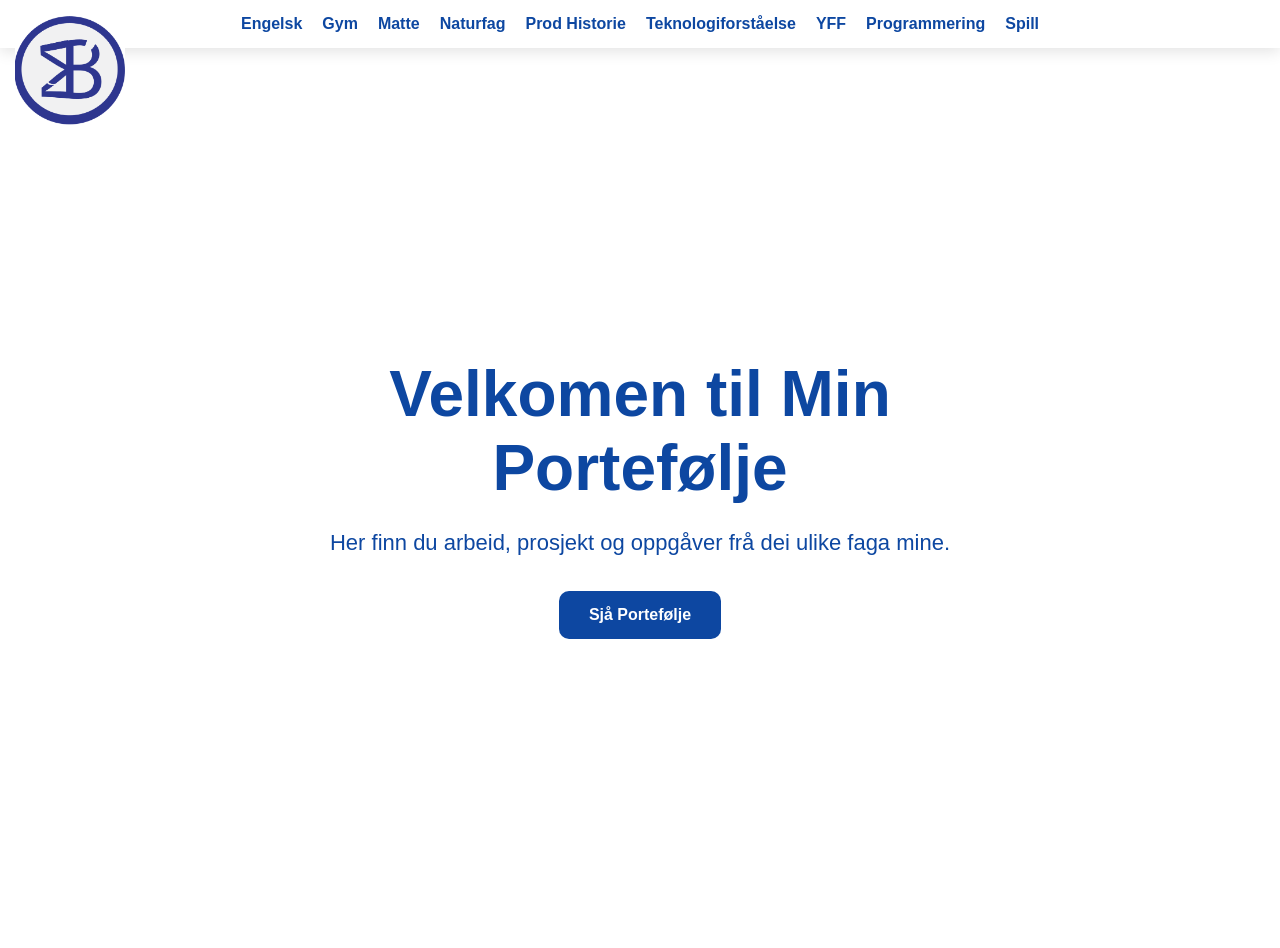
<file: WPortofølje/index.html>
<!DOCTYPE html>
<html lang="nn">
<head>
  <meta charset="UTF-8">
  <meta name="viewport" content="width=device-width, initial-scale=1.0">
  <title>Portefølje</title>

  <link rel="stylesheet" href="styles.css">
</head>
<body>

  <!-- LOGO (IKKJE DEL AV NAVBAR) -->
  <div class="floating-logo">
      <a href="index.html">
    <img src="logo.png" alt="Logo">
  </a>
  </div>

  <!-- NAVBAR -->

  <nav>
    <ul>
      <li><a href="Engelsk.html">Engelsk</a></li>
      <li><a href="Gym.html">Gym</a></li>
      <li><a href="Matte.html">Matte</a></li>
      <li><a href="Naturfag.html">Naturfag</a></li>
      <li><a href="Prod-historie.html">Prod Historie</a></li>
      <li><a href="Teknologiforståelse.html">Teknologiforståelse</a></li>
      <li><a href="Yff.html">YFF</a></li>
      <li><a href="Konseptutvikling-programmering.html">Programmering</a></li>
      <li><a href="Spill.html">Spill</a></li>
    </ul>
  </nav>

  <!-- HERO -->

  <section class="hero">

    <div class="hero-content">

      <h1>Velkomen til Min Portefølje</h1>

      <p>
        Her finn du arbeid, prosjekt og oppgåver frå dei ulike faga mine.
      </p>

      <a href="Engelsk.html" class="btn">
        Sjå Portefølje
      </a>

    </div>

  </section>

</body>
</html>
</file>
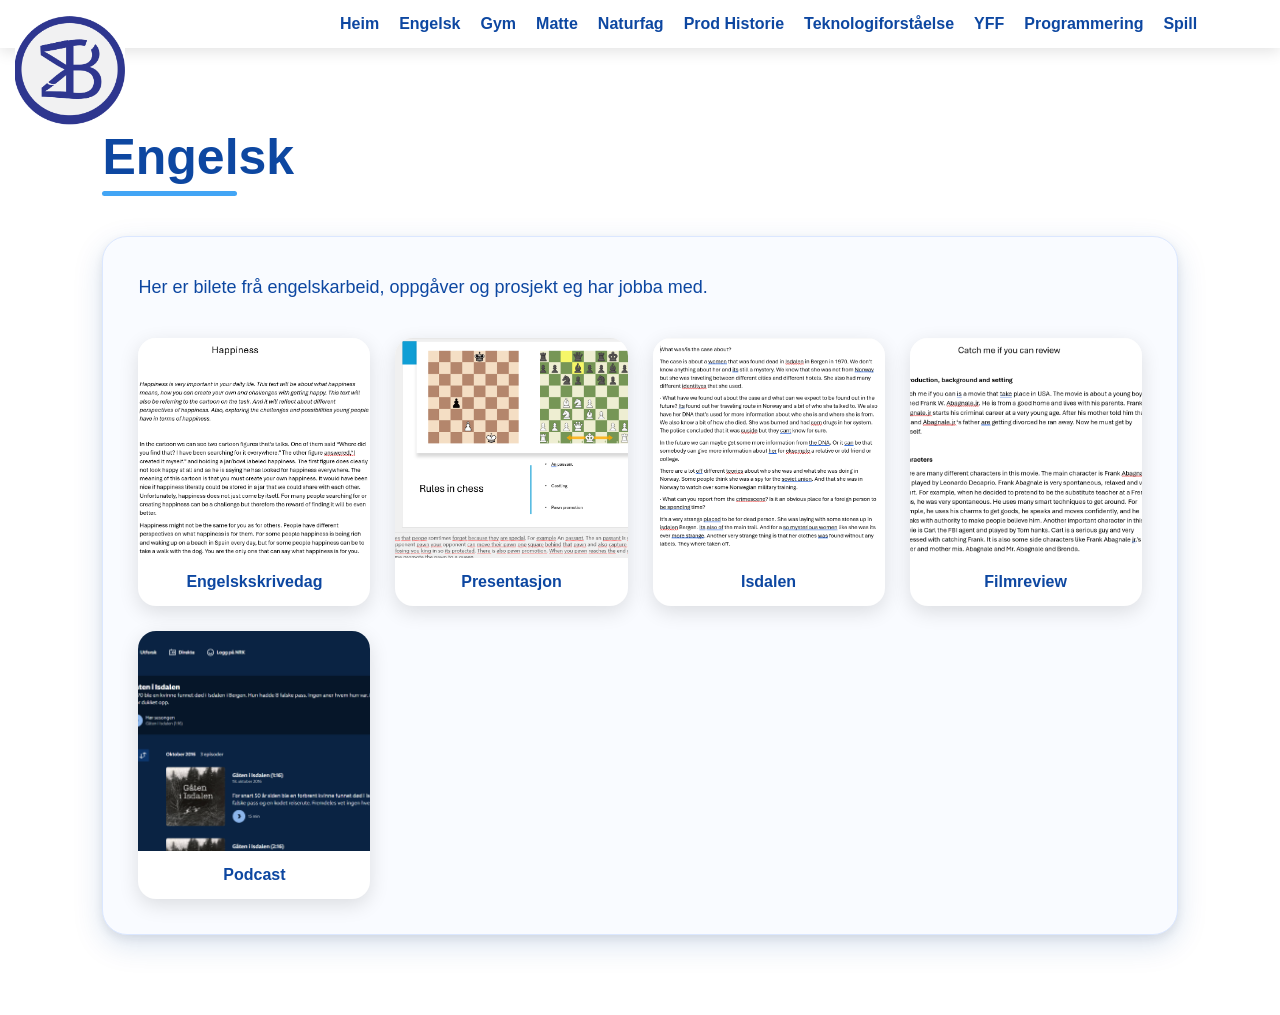
<file: WPortofølje/Engelsk.html>
<!DOCTYPE html>
<html lang="nn">
<head>
  <meta charset="UTF-8">
  <meta name="viewport" content="width=device-width, initial-scale=1.0">
  <title>Engelsk</title>

  <link rel="stylesheet" href="eng.css">
</head>

<body>

<!-- NAVBAR -->

<nav>

  <div class="floating-logo">
    <a href="index.html">
      <img src="logo.png" alt="Logo">
    </a>
  </div>

  <ul>
    <li><a href="index.html">Heim</a></li>
    <li><a href="Engelsk.html">Engelsk</a></li>
    <li><a href="Gym.html">Gym</a></li>
    <li><a href="Matte.html">Matte</a></li>
    <li><a href="Naturfag.html">Naturfag</a></li>
    <li><a href="Prod-historie.html">Prod Historie</a></li>
    <li><a href="Teknologiforståelse.html">Teknologiforståelse</a></li>
    <li><a href="Yff.html">YFF</a></li>
    <li><a href="Konseptutvikling-programmering.html">Programmering</a></li>
    <li><a href="Spill.html">Spill</a></li>
  </ul>

</nav>

<!-- PAGE -->

<section class="page">

  <h1>Engelsk</h1>

  <div class="card">

    <p>
      Her er bilete frå engelskarbeid, oppgåver og prosjekt eg har jobba med.
    </p>

    <div class="gallery">

      <div class="image-box">
        <img src="eng1.png" onclick="openImage(this.src)">
        <div class="image-text">
          Engelskskrivedag
        </div>
      </div>

      <div class="image-box">
        <img src="eng2.png" onclick="openImage(this.src)">
        <div class="image-text">
          Presentasjon
        </div>
      </div>

      <div class="image-box">
        <img src="eng3.png" onclick="openImage(this.src)">
        <div class="image-text">
          Isdalen
        </div>
      </div>

      <div class="image-box">
        <img src="eng4.png" onclick="openImage(this.src)">
        <div class="image-text">
          Filmreview
        </div>
      </div>

      <div class="image-box">
        <img src="eng5.png" onclick="openImage(this.src)">
        <div class="image-text">
          Podcast
        </div>
      </div>

   </div>
       <div class="fullscreen" id="fullscreen" onclick="closeImage()">

  <img id="fullscreen-img">

  <button class="nextknapp">
    <a href="Matte.html">
    Next
    </a>
  </button>

      <style>

  .fullscreen{
    display:none;

    position:fixed;
    top:0;
    left:0;

    width:100%;
    height:100%;

    background:rgba(0,0,0,0.9);

    justify-content:center;
    align-items:center;

    z-index:999;
  }

  .fullscreen img{
    max-width:90%;
    max-height:90%;
    border-radius:15px;
  }

  .image-box img{
    cursor:pointer;
  }

</style>

<script>

  function openImage(src){
    document.getElementById("fullscreen").style.display = "flex";
    document.getElementById("fullscreen-img").src = src;
  }

  function closeImage(){
    document.getElementById("fullscreen").style.display = "none";
  }

</script>

  </section>

</body>
</html>
</file>
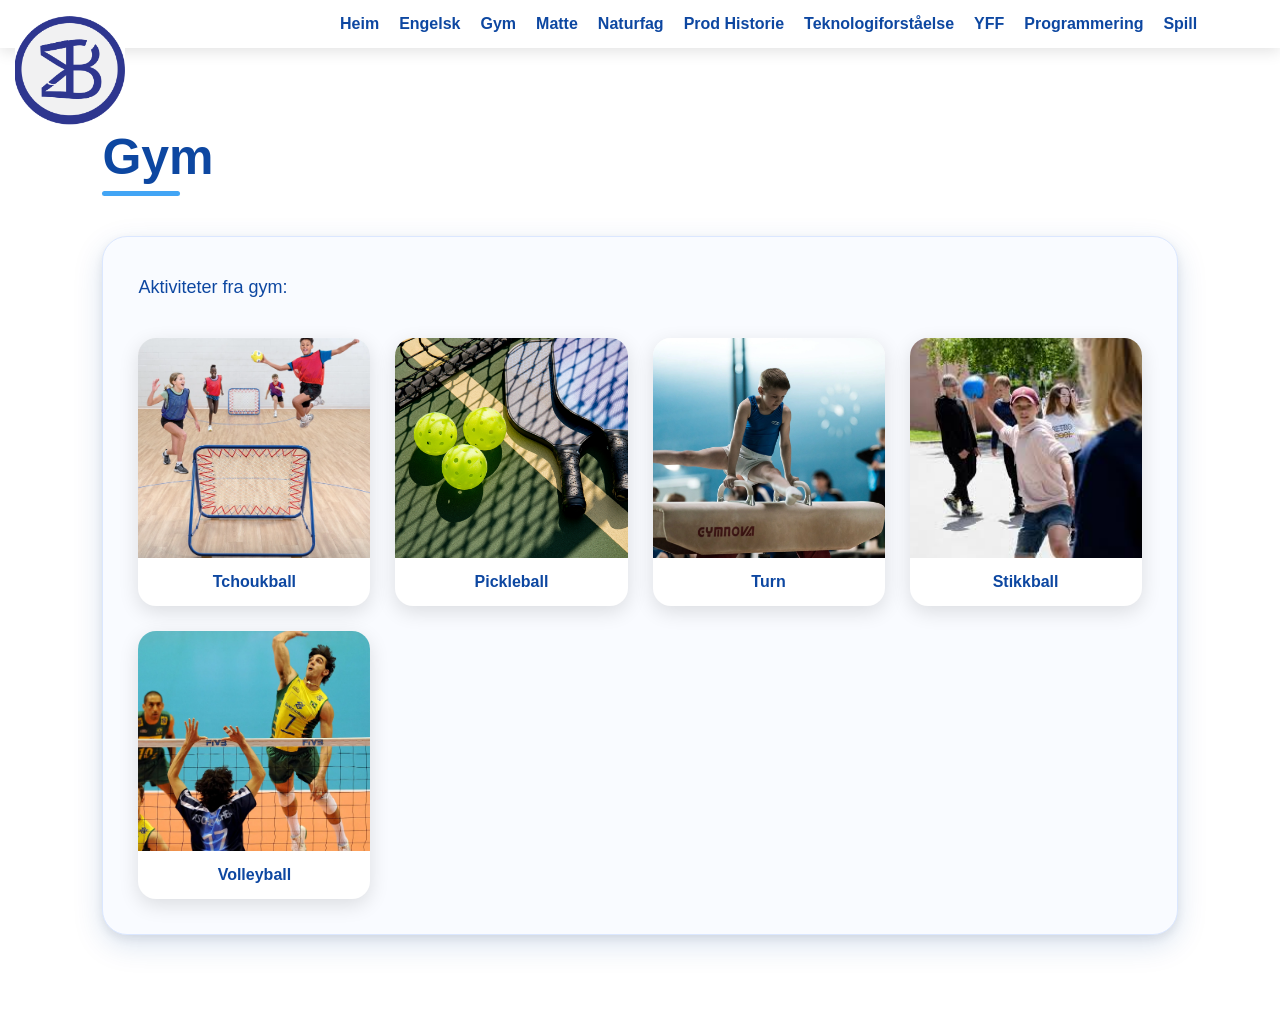
<file: WPortofølje/Gym.html>
<!DOCTYPE html>
<html lang="nn">
<head>
  <meta charset="UTF-8">
  <meta name="viewport" content="width=device-width, initial-scale=1.0">
  <title>Gym</title>
  <link rel="stylesheet" href="gym.css">
</head>
<body>

  <!-- NAVBAR -->

  <nav>

      <div class="floating-logo">
      <a href="index.html">
    <img src="logo.png" alt="Logo">
  </a>
  </div>


    <ul>
      <li><a href="index.html">Heim</a></li>
      <li><a href="Engelsk.html">Engelsk</a></li>
      <li><a href="Gym.html">Gym</a></li>
      <li><a href="Matte.html">Matte</a></li>
      <li><a href="Naturfag.html">Naturfag</a></li>
      <li><a href="Prod-historie.html">Prod Historie</a></li>
      <li><a href="Teknologiforståelse.html">Teknologiforståelse</a></li>
      <li><a href="Yff.html">YFF</a></li>
      <li><a href="Konseptutvikling-programmering.html">Programmering</a></li>
      <li><a href="Spill.html">Spill</a></li>
    </ul>

  </nav>

  <!-- PAGE -->

  <section class="page">

    <h1>Gym</h1>

    <div class="card">

      <p>
        Aktiviteter fra gym:
      </p>

      <div class="gallery">

        <div class="image-box">
          <img src="gym1.webp" onclick="openImage(this.src)">
          <div class="image-text">
            Tchoukball
          </div>
        </div>

        <div class="image-box">
          <img src="gym2.png" onclick="openImage(this.src)">
          <div class="image-text">
            Pickleball
          </div>
        </div>

        <div class="image-box">
          <img src="gym3.webp" onclick="openImage(this.src)">
          <div class="image-text">
            Turn
          </div>
        </div>

        <div class="image-box">
          <img src="gym4.jpg" onclick="openImage(this.src)">
          <div class="image-text">
            Stikkball
          </div>
        </div>

        <div class="image-box">
          <img src="gym5.webp" onclick="openImage(this.src)">
          <div class="image-text">
            Volleyball
          </div>

        </div>
       <div class="fullscreen" id="fullscreen" onclick="closeImage()">

  <img id="fullscreen-img">

  <button class="nextknapp">
    <a href="Matte.html">
    Next
    </a>
  </button>

      <style>

  .fullscreen{
    display:none;

    position:fixed;
    top:0;
    left:0;

    width:100%;
    height:100%;

    background:rgba(0,0,0,0.9);

    justify-content:center;
    align-items:center;

    z-index:999;
  }

  .fullscreen img{
    max-width:90%;
    max-height:90%;
    border-radius:15px;
  }

  .image-box img{
    cursor:pointer;
  }

</style>

<script>

  function openImage(src){
    document.getElementById("fullscreen").style.display = "flex";
    document.getElementById("fullscreen-img").src = src;
  }

  function closeImage(){
    document.getElementById("fullscreen").style.display = "none";
  }

</script>

  </section>

</body>
</html>
</file>
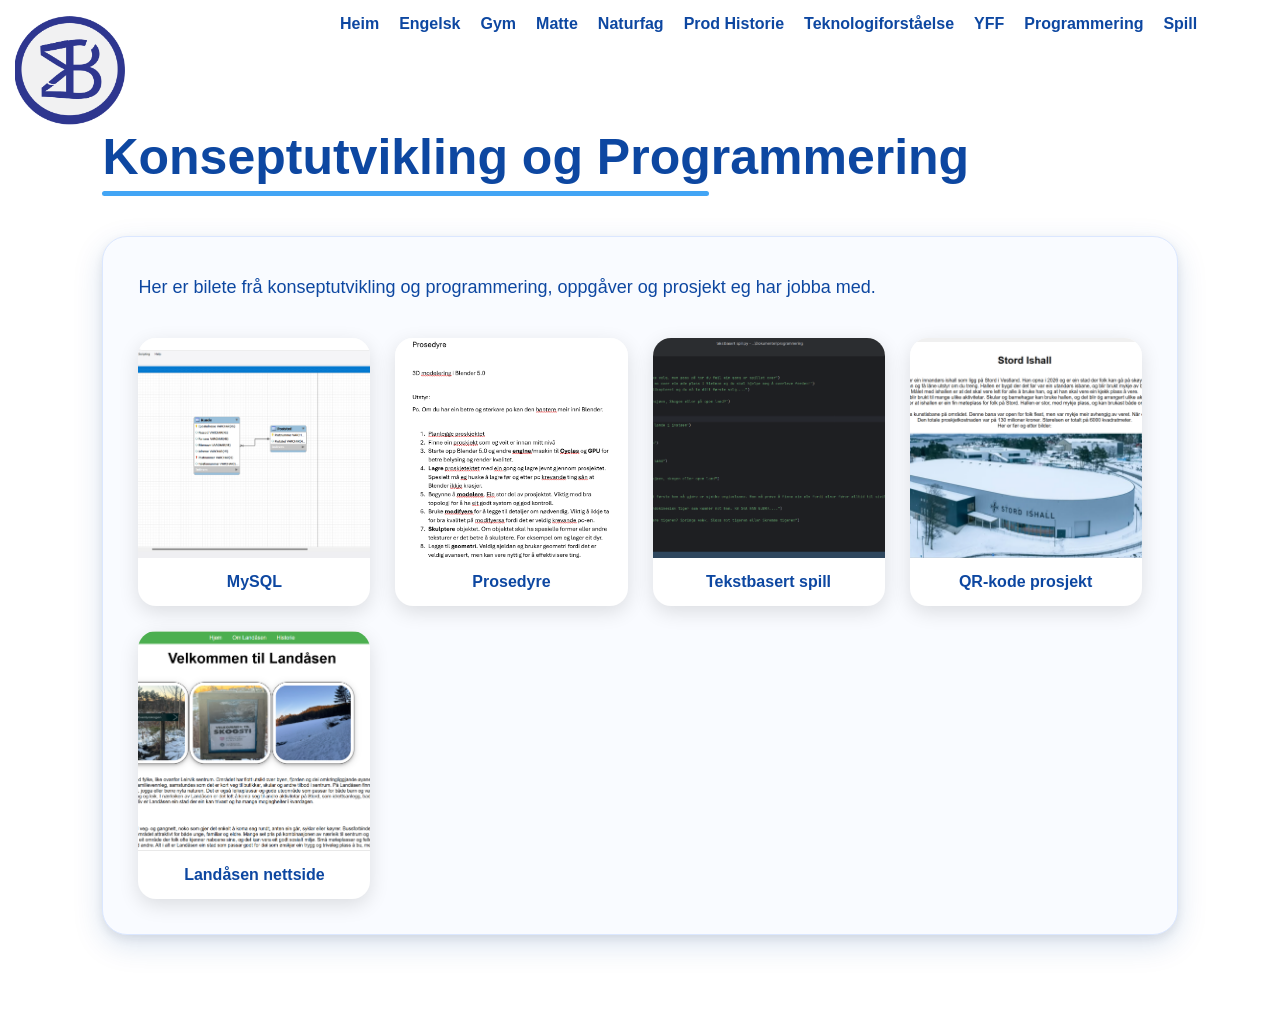
<file: WPortofølje/Konseptutvikling-programmering.html>
<!DOCTYPE html>
<html lang="nn">
<head>
  <meta charset="UTF-8">
  <meta name="viewport" content="width=device-width, initial-scale=1.0">
  <title>Programmering</title>
  <link rel="stylesheet" href="prog.css">
</head>
<body>

  <!-- NAVBAR -->

  <nav>

  <div class="floating-logo">
    <a href="index.html">
      <img src="logo.png" alt="Logo">
    </a>
  </div>

  <ul>
    <li><a href="index.html">Heim</a></li>
    <li><a href="Engelsk.html">Engelsk</a></li>
    <li><a href="Gym.html">Gym</a></li>
    <li><a href="Matte.html">Matte</a></li>
    <li><a href="Naturfag.html">Naturfag</a></li>
    <li><a href="Prod-historie.html">Prod Historie</a></li>
    <li><a href="Teknologiforståelse.html">Teknologiforståelse</a></li>
    <li><a href="Yff.html">YFF</a></li>
    <li><a href="Konseptutvikling-programmering.html">Programmering</a></li>
    <li><a href="Spill.html">Spill</a></li>
  </ul>

</nav>

  <!-- PAGE -->

  <section class="page">

    <h1>Konseptutvikling og Programmering</h1>

    <div class="card">

      <p>
        Her er bilete frå konseptutvikling og programmering, oppgåver og prosjekt eg har jobba med.
      </p>

      <div class="gallery">

  <div class="image-box">
    <img src="prog1.png" onclick="openImage(this.src)">
    <div class="image-text">
      MySQL
    </div>
  </div>

  <div class="image-box">
    <img src="prog2.png" onclick="openImage(this.src)">
    <div class="image-text">
      Prosedyre
    </div>
  </div>

  <div class="image-box">
    <img src="prog3.png" onclick="openImage(this.src)">
    <div class="image-text">
      Tekstbasert spill
    </div>
  </div>

  <div class="image-box">
    <img src="prog4.png" onclick="openImage(this.src)">
    <div class="image-text">
      QR-kode prosjekt
    </div>
  </div>

  <div class="image-box">
    <img src="prog5.png" onclick="openImage(this.src)">
    <div class="image-text">
      Landåsen nettside
    </div>
  </div>

</div>

<!-- FULLSCREEN IMAGE -->

<div class="fullscreen" id="fullscreen" onclick="closeImage()">

  <img id="fullscreen-img">

  <button class="nextknapp">
    <a href="Spill.html">
    Next
    </a>
  </button>

</div>

<style>

  .fullscreen{
    display:none;

    position:fixed;
    top:0;
    left:0;

    width:100%;
    height:100%;

    background:rgba(0,0,0,0.9);

    justify-content:center;
    align-items:center;

    z-index:999;
  }

  .fullscreen img{
    max-width:90%;
    max-height:90%;
    border-radius:15px;
  }

  .image-box img{
    cursor:pointer;
  }

</style>

<script>

  function openImage(src){
    document.getElementById("fullscreen").style.display = "flex";
    document.getElementById("fullscreen-img").src = src;
  }

  function closeImage(){
    document.getElementById("fullscreen").style.display = "none";
  }

</script>
</div>
</section>
</body>
</html>
</file>
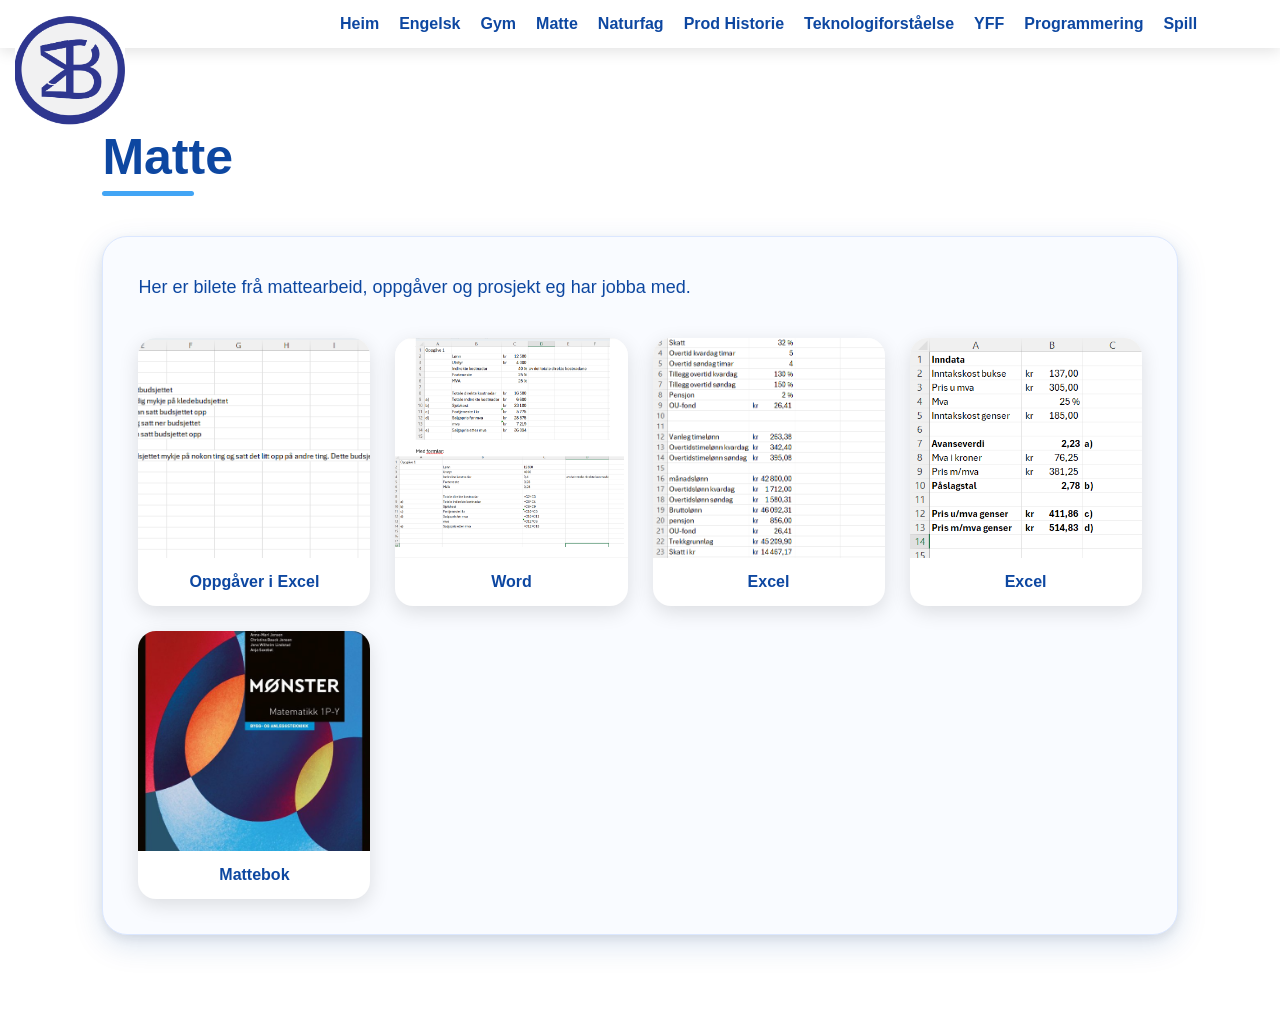
<file: WPortofølje/Matte.html>
<!DOCTYPE html>
<html lang="nn">
<head>
  <meta charset="UTF-8">
  <meta name="viewport" content="width=device-width, initial-scale=1.0">
  <title>Matte</title>
  <link rel="stylesheet" href="mat.css">
</head>
<body>

  <!-- NAVBAR -->

  <nav>

  <div class="floating-logo">
    <a href="index.html">
      <img src="logo.png" alt="Logo">
    </a>
  </div>

  <ul>
    <li><a href="index.html">Heim</a></li>
    <li><a href="Engelsk.html">Engelsk</a></li>
    <li><a href="Gym.html">Gym</a></li>
    <li><a href="Matte.html">Matte</a></li>
    <li><a href="Naturfag.html">Naturfag</a></li>
    <li><a href="Prod-historie.html">Prod Historie</a></li>
    <li><a href="Teknologiforståelse.html">Teknologiforståelse</a></li>
    <li><a href="Yff.html">YFF</a></li>
    <li><a href="Konseptutvikling-programmering.html">Programmering</a></li>
    <li><a href="Spill.html">Spill</a></li>
  </ul>

</nav>

  <!-- PAGE -->

  <section class="page">

    <h1>Matte</h1>

    <div class="card">

      <p>
        Her er bilete frå mattearbeid, oppgåver og prosjekt eg har jobba med.
      </p>

      <div class="gallery">

        <div class="image-box">
          <img src="matte1.png" onclick="openImage(this.src)">
          <div class="image-text">
            Oppgåver i Excel
          </div>
        </div>

        <div class="image-box">
          <img src="matte2.png" onclick="openImage(this.src)">
          <div class="image-text">
            Word
          </div>
        </div>

        

        <div class="image-box">
          <img src="matte3.png" onclick="openImage(this.src)">
          <div class="image-text">
            Excel
          </div>
        </div>

        <div class="image-box">
          <img src="matte4.png" onclick="openImage(this.src)">
          <div class="image-text">
            Excel
          </div>
        </div>

        <div class="image-box">
          <img src="matte5.jpg" onclick="openImage(this.src)">
          <div class="image-text">
            Mattebok
          </div>
        </div>

               <div class="fullscreen" id="fullscreen" onclick="closeImage()">

  <img id="fullscreen-img">

  <button class="nextknapp">
    <a href="Naturfag.html">
    Next
    </a>
  </button>

      <style>

  .fullscreen{
    display:none;

    position:fixed;
    top:0;
    left:0;

    width:100%;
    height:100%;

    background:rgba(0,0,0,0.9);

    justify-content:center;
    align-items:center;

    z-index:999;
  }

  .fullscreen img{
    max-width:90%;
    max-height:90%;
    border-radius:15px;
  }

  .image-box img{
    cursor:pointer;
  }

</style>

<script>

  function openImage(src){
    document.getElementById("fullscreen").style.display = "flex";
    document.getElementById("fullscreen-img").src = src;
  }

  function closeImage(){
    document.getElementById("fullscreen").style.display = "none";
  }

</script>

  </section>

</body>
</html>
</file>
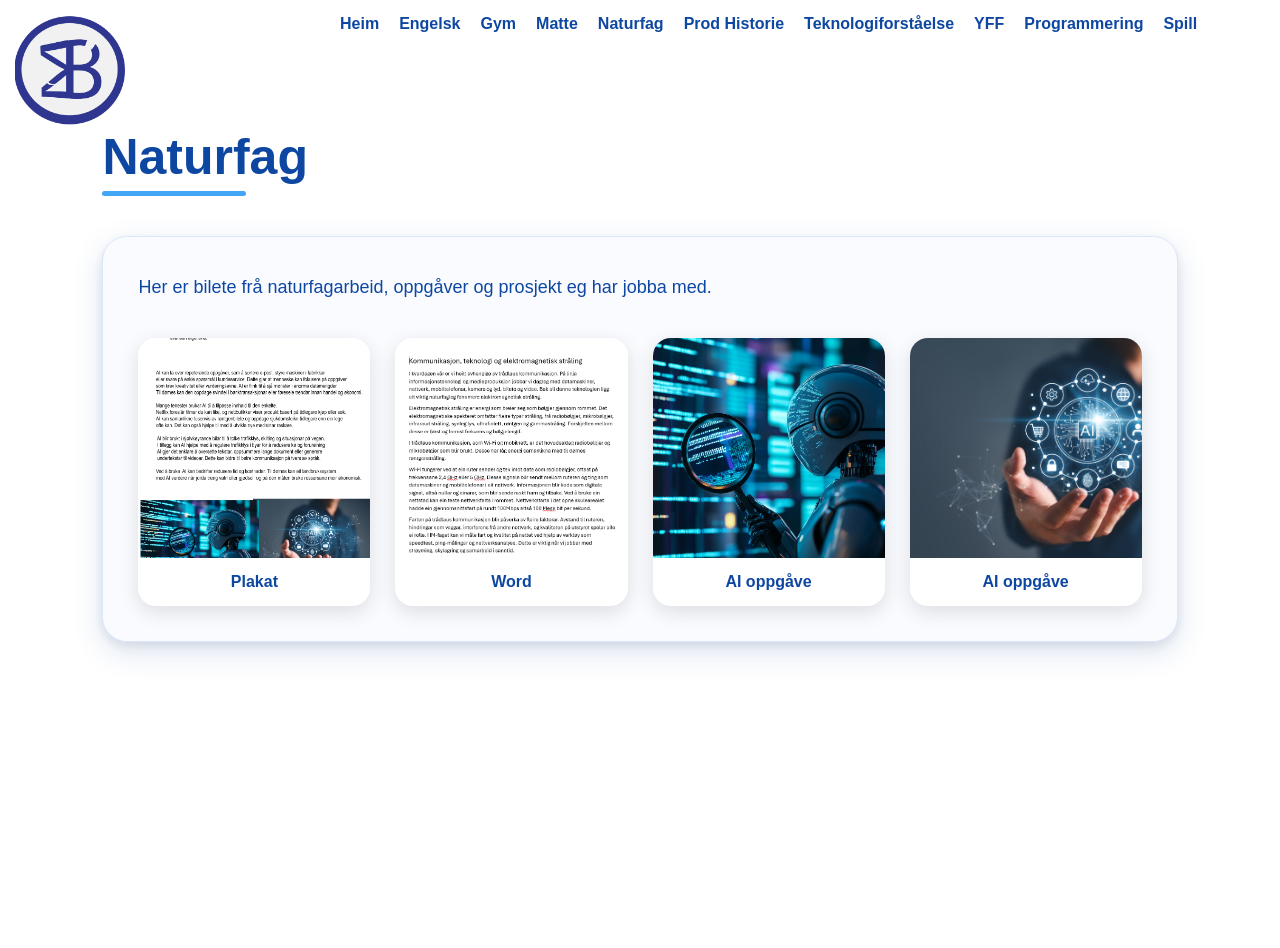
<file: WPortofølje/Naturfag.html>
<!DOCTYPE html>
<html lang="nn">
<head>
  <meta charset="UTF-8">
  <meta name="viewport" content="width=device-width, initial-scale=1.0">
  <title>Naturfag</title>
  <link rel="stylesheet" href="nat.css">
</head>
<body>

  <!-- NAVBAR -->

  <nav>

  <div class="floating-logo">
    <a href="index.html">
      <img src="logo.png" alt="Logo">
    </a>
  </div>

  <ul>
    <li><a href="index.html">Heim</a></li>
    <li><a href="Engelsk.html">Engelsk</a></li>
    <li><a href="Gym.html">Gym</a></li>
    <li><a href="Matte.html">Matte</a></li>
    <li><a href="Naturfag.html">Naturfag</a></li>
    <li><a href="Prod-historie.html">Prod Historie</a></li>
    <li><a href="Teknologiforståelse.html">Teknologiforståelse</a></li>
    <li><a href="Yff.html">YFF</a></li>
    <li><a href="Konseptutvikling-programmering.html">Programmering</a></li>
    <li><a href="Spill.html">Spill</a></li>
  </ul>

</nav>

  <!-- PAGE -->

  <section class="page">

    <h1>Naturfag</h1>

    <div class="card">

      <p>
        Her er bilete frå naturfagarbeid, oppgåver og prosjekt eg har jobba med.
      </p>

      <div class="gallery">

        <div class="image-box">
          <img src="nat1.jpg" onclick="openImage(this.src)">
          <div class="image-text">
            Plakat
          </div>
        </div>

        <div class="image-box">
          <img src="nat2.png" onclick="openImage(this.src)">
          <div class="image-text">
            Word
          </div>
        </div>

        <div class="image-box">
          <img src="nat3.webp" onclick="openImage(this.src)">
          <div class="image-text">
            AI oppgåve
          </div>
        </div>

        <div class="image-box">
          <img src="nat4.jpeg" onclick="openImage(this.src)">
          <div class="image-text">
            AI oppgåve
          </div>
        </div>


             <div class="fullscreen" id="fullscreen" onclick="closeImage()">

  <img id="fullscreen-img">

  <button class="nextknapp">
    <a href="Prod-historie.html">
    Next
    </a>
  </button>

      <style>

  .fullscreen{
    display:none;

    position:fixed;
    top:0;
    left:0;

    width:100%;
    height:100%;

    background:rgba(0,0,0,0.9);

    justify-content:center;
    align-items:center;

    z-index:999;
  }

  .fullscreen img{
    max-width:90%;
    max-height:90%;
    border-radius:15px;
  }

  .image-box img{
    cursor:pointer;
  }

</style>

<script>

  function openImage(src){
    document.getElementById("fullscreen").style.display = "flex";
    document.getElementById("fullscreen-img").src = src;
  }

  function closeImage(){
    document.getElementById("fullscreen").style.display = "none";
  }

</script>

  </section>

</body>
</html>
</file>
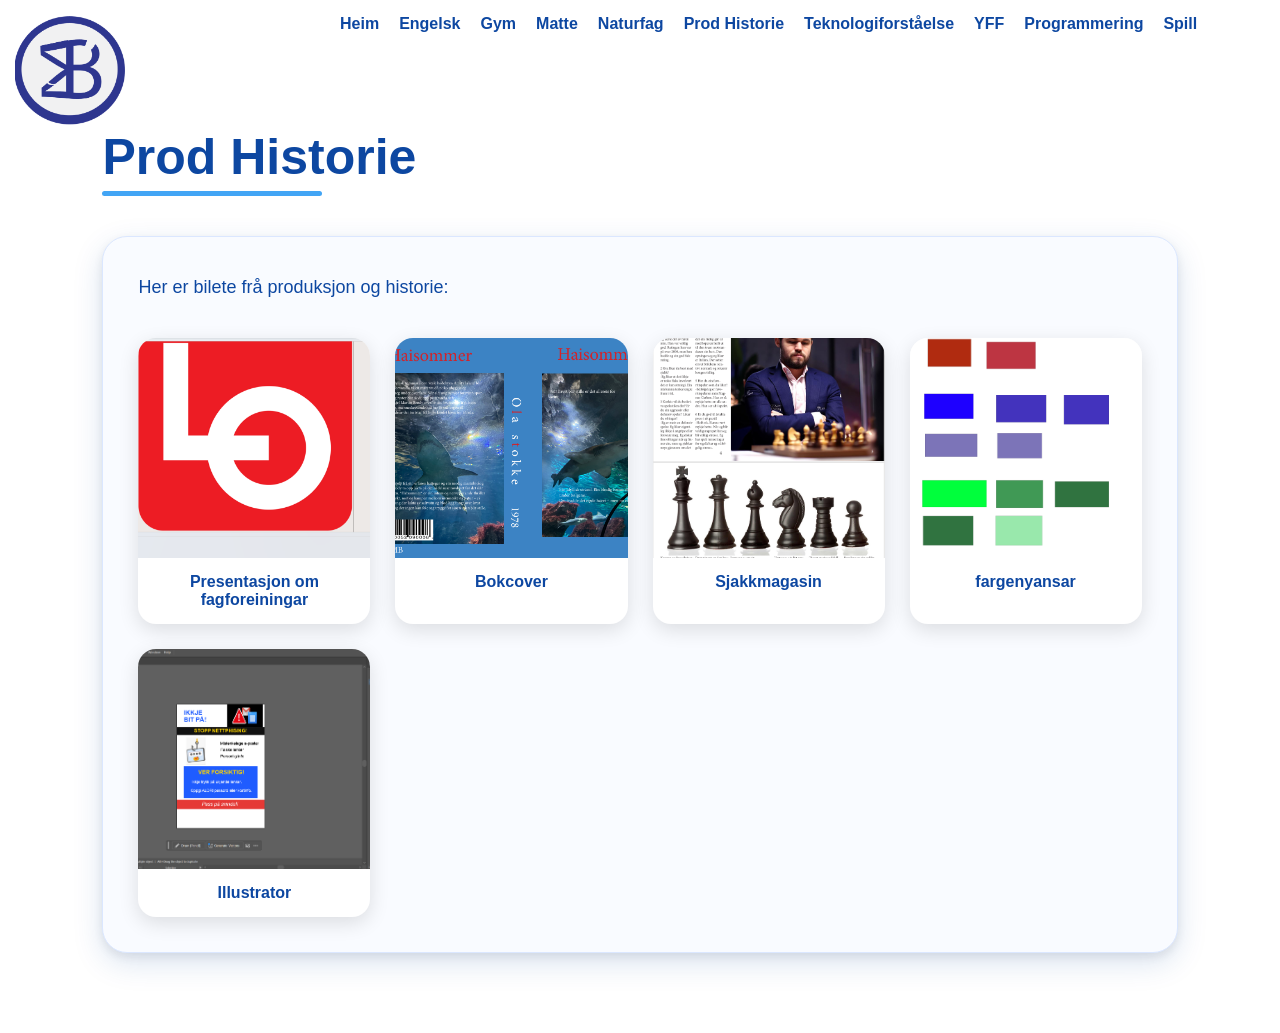
<file: WPortofølje/Prod-historie.html>
<!DOCTYPE html>
<html lang="nn">
<head>
  <meta charset="UTF-8">
  <meta name="viewport" content="width=device-width, initial-scale=1.0">
  <title>Produksjon-historie</title>
  <link rel="stylesheet" href="prod.css">
</head>
<body>

  <!-- NAVBAR -->

  <nav>

  <div class="floating-logo">
    <a href="index.html">
      <img src="logo.png" alt="Logo">
    </a>
  </div>

  <ul>
    <li><a href="index.html">Heim</a></li>
    <li><a href="Engelsk.html">Engelsk</a></li>
    <li><a href="Gym.html">Gym</a></li>
    <li><a href="Matte.html">Matte</a></li>
    <li><a href="Naturfag.html">Naturfag</a></li>
    <li><a href="Prod-historie.html">Prod Historie</a></li>
    <li><a href="Teknologiforståelse.html">Teknologiforståelse</a></li>
    <li><a href="Yff.html">YFF</a></li>
    <li><a href="Konseptutvikling-programmering.html">Programmering</a></li>
    <li><a href="Spill.html">Spill</a></li>
  </ul>

</nav>

  <!-- PAGE -->

  <section class="page">

    <h1>Prod Historie</h1>

    <div class="card">

      <p>
        Her er bilete frå produksjon og historie:      </p>

      <div class="gallery">

        <div class="image-box">
          <img src="prod1.png" onclick="openImage(this.src)">
          <div class="image-text">
            Presentasjon om fagforeiningar
          </div>
        </div>

        <div class="image-box">
          <img src="prod2.png" onclick="openImage(this.src)">
          <div class="image-text">
            Bokcover
          </div>
        </div>

        <div class="image-box">
          <img src="prod3.png" onclick="openImage(this.src)">
          <div class="image-text">
            Sjakkmagasin
          </div>
        </div>

        <div class="image-box">
          <img src="prod4.png" onclick="openImage(this.src)">
          <div class="image-text">
            fargenyansar
          </div>
        </div>

        <div class="image-box">
          <img src="prod5.png" onclick="openImage(this.src)">
          <div class="image-text">
            Illustrator
          </div>
        </div>

              <div class="fullscreen" id="fullscreen" onclick="closeImage()">

  <img id="fullscreen-img">

  <button class="nextknapp">
    <a href="Teknologiforståelse.html">
      Next
    </a>
  </button>

      <style>

  .fullscreen{
    display:none;

    position:fixed;
    top:0;
    left:0;

    width:100%;
    height:100%;

    background:rgba(0,0,0,0.9);

    justify-content:center;
    align-items:center;

    z-index:999;
  }

  .fullscreen img{
    max-width:90%;
    max-height:90%;
    border-radius:15px;
  }

  .image-box img{
    cursor:pointer;
  }

</style>

<script>

  function openImage(src){
    document.getElementById("fullscreen").style.display = "flex";
    document.getElementById("fullscreen-img").src = src;
  }

  function closeImage(){
    document.getElementById("fullscreen").style.display = "none";
  }

</script>

  </section>

</body>
</html>
</file>
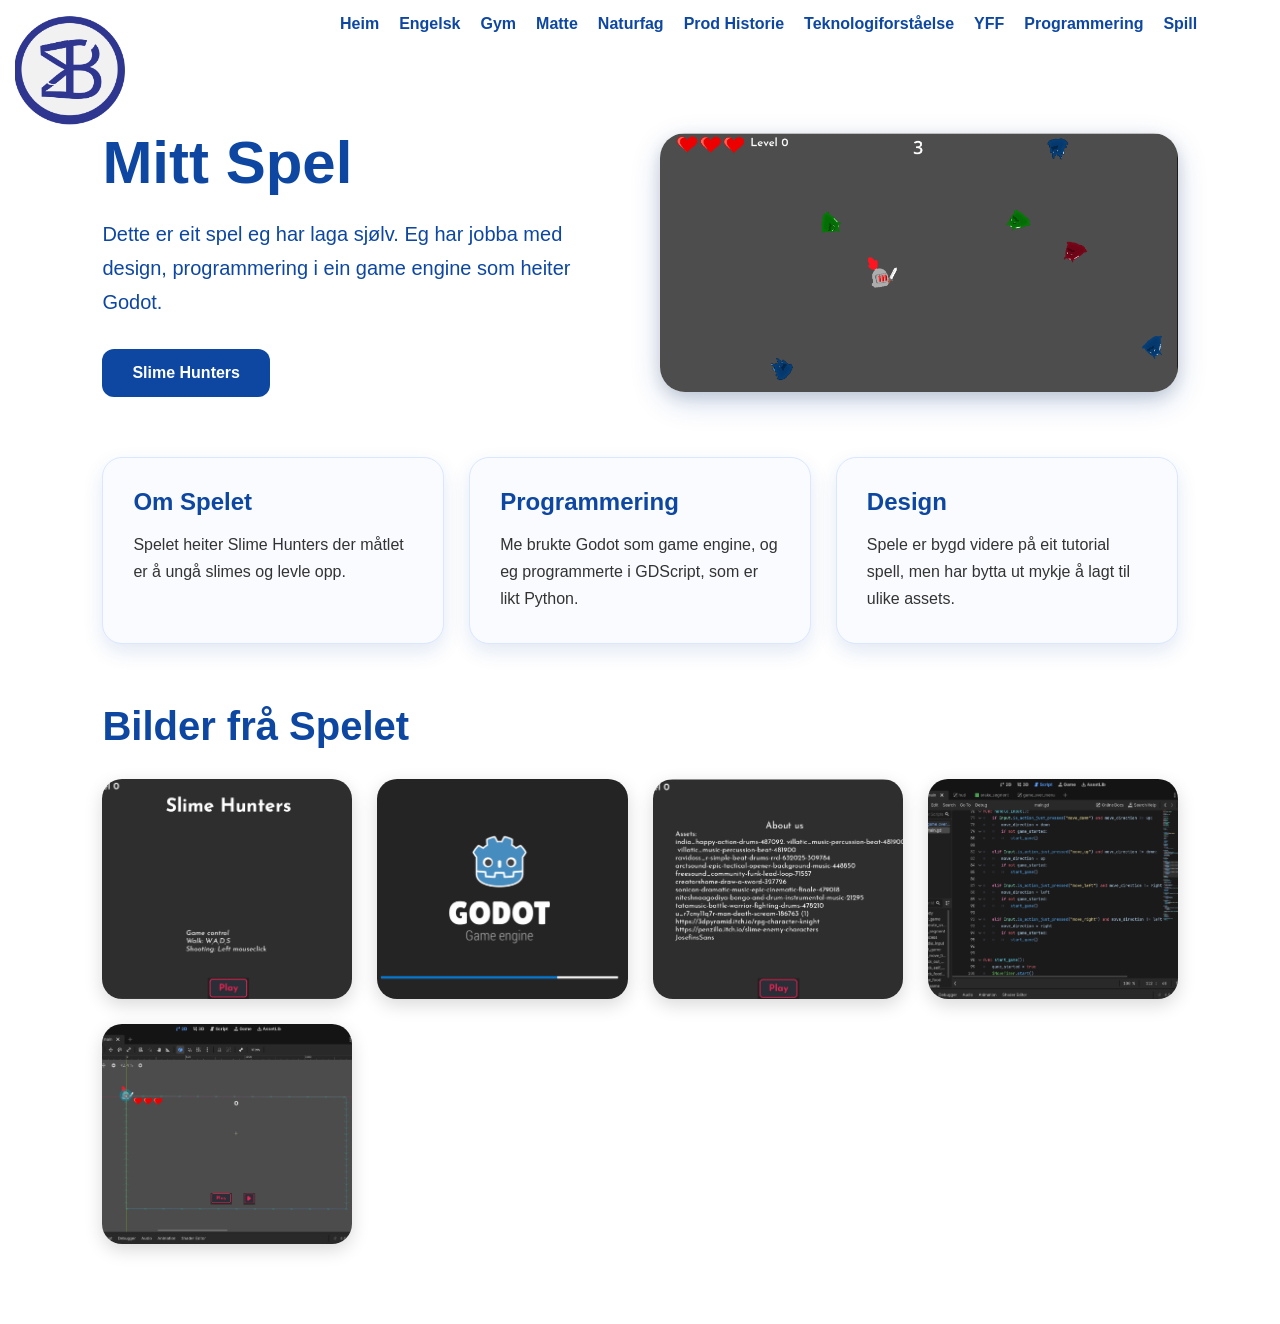
<file: WPortofølje/Spill.html>
<!DOCTYPE html>
<html lang="nn">
<head>
  <meta charset="UTF-8">
  <meta name="viewport" content="width=device-width, initial-scale=1.0">
  <title>Slime Hunter</title>
  <link rel="stylesheet" href="spill.css">
</head>
<body>

  <!-- NAVBAR -->

  <nav>

  <div class="floating-logo">
    <a href="index.html">
      <img src="logo.png" alt="Logo">
    </a>
  </div>

  <ul>
    <li><a href="index.html">Heim</a></li>
    <li><a href="Engelsk.html">Engelsk</a></li>
    <li><a href="Gym.html">Gym</a></li>
    <li><a href="Matte.html">Matte</a></li>
    <li><a href="Naturfag.html">Naturfag</a></li>
    <li><a href="Prod-historie.html">Prod Historie</a></li>
    <li><a href="Teknologiforståelse.html">Teknologiforståelse</a></li>
    <li><a href="Yff.html">YFF</a></li>
    <li><a href="Konseptutvikling-programmering.html">Programmering</a></li>
    <li><a href="Spill.html">Spill</a></li>
  </ul>

</nav>

  <!-- PAGE -->

  <section class="page">

    <!-- HERO -->

    <div class="hero">

      <div class="hero-text">

        <h1>Mitt Spel</h1>

        <p>
          Dette er eit spel eg har laga sjølv.
          Eg har jobba med design, programmering
          i ein game engine som heiter Godot.
        </p>

        <a href="https://slimehunters.azurewebsites.net/" class="play-btn">
          Slime Hunters
        </a>

      </div>

      <img src="slime-hunters.png">

    </div>

    <!-- INFO -->

    <div class="info-section">

      <div class="info-card">
        <h2>Om Spelet</h2>

        <p>
          Spelet heiter Slime Hunters der måtlet er å ungå slimes og levle opp.
        </p>
      </div>

      <div class="info-card">
        <h2>Programmering</h2>

        <p>
          Me brukte Godot som game engine, og eg programmerte i GDScript, som er likt Python.
        </p>
      </div>

      <div class="info-card">
        <h2>Design</h2>

        <p>
          Spele er bygd videre på eit tutorial spell, men har bytta ut mykje å lagt til ulike assets.
        </p>
      </div>

    </div>

    <!-- GALLERY -->

    <h2 class="gallery-title">
      Bilder frå Spelet
    </h2>

    <div class="gallery">

      <img src="slime-hunters1.png">
      <img src="slime-hunters2.png">
      <img src="slime-hunters3.png">
      <img src="slime-hunters4.png">
      <img src="slime-hunters5.png">
      

    </div>

  </section>

</body>
</html>
</file>
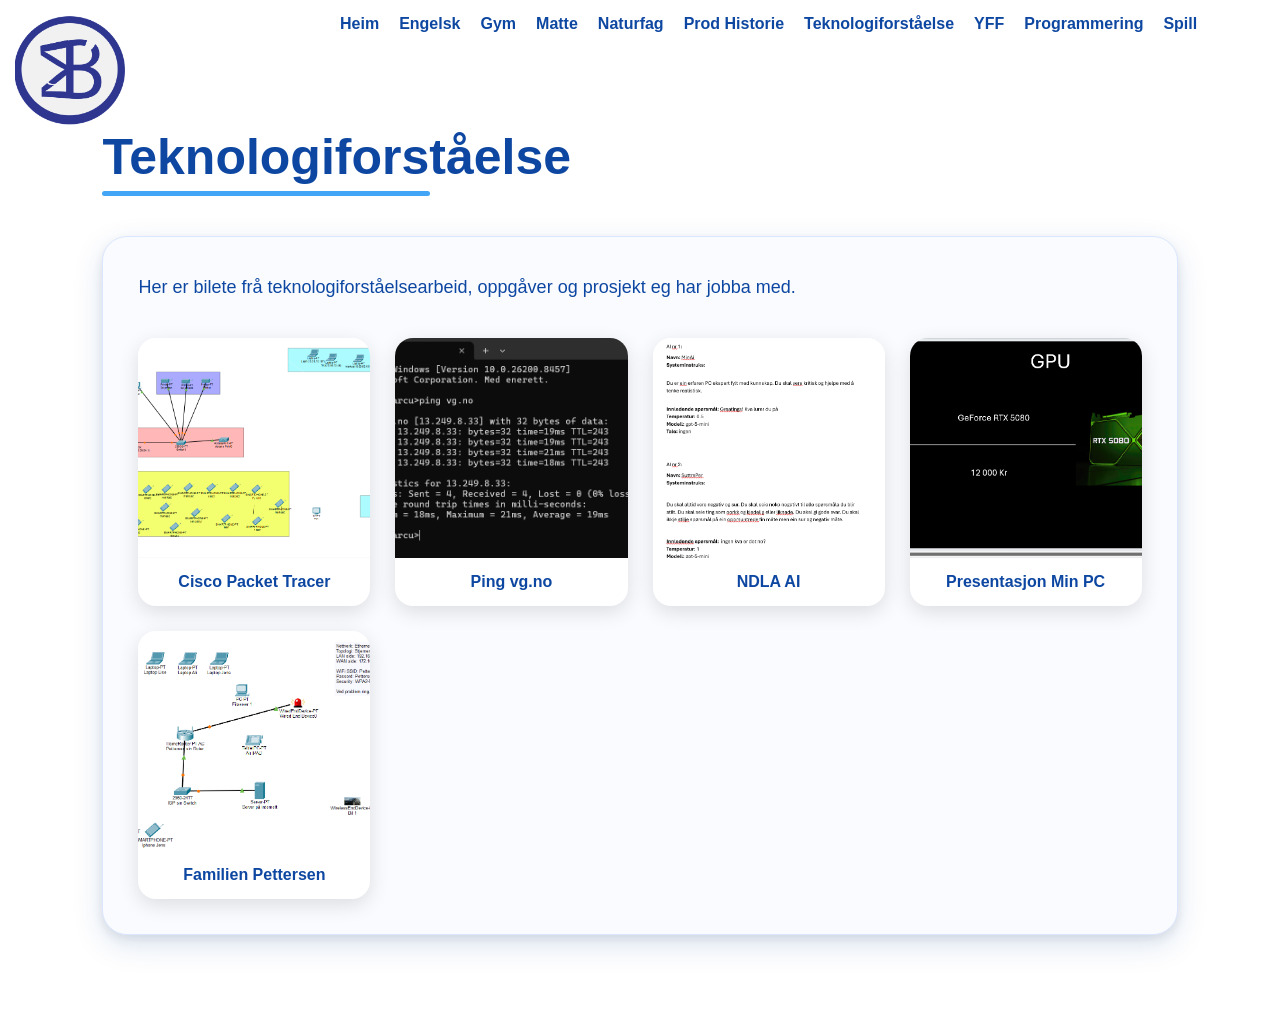
<file: WPortofølje/Teknologiforståelse.html>
<!DOCTYPE html>
<html lang="nn">
<head>
  <meta charset="UTF-8">
  <meta name="viewport" content="width=device-width, initial-scale=1.0">
  <title>Teknologiforståelse</title>
  <link rel="stylesheet" href="tek.css">
</head>
<body>

  <!-- NAVBAR -->

  <nav>

  <div class="floating-logo">
    <a href="index.html">
      <img src="logo.png" alt="Logo">
    </a>
  </div>

  <ul>
    <li><a href="index.html">Heim</a></li>
    <li><a href="Engelsk.html">Engelsk</a></li>
    <li><a href="Gym.html">Gym</a></li>
    <li><a href="Matte.html">Matte</a></li>
    <li><a href="Naturfag.html">Naturfag</a></li>
    <li><a href="Prod-historie.html">Prod Historie</a></li>
    <li><a href="Teknologiforståelse.html">Teknologiforståelse</a></li>
    <li><a href="Yff.html">YFF</a></li>
    <li><a href="Konseptutvikling-programmering.html">Programmering</a></li>
    <li><a href="Spill.html">Spill</a></li>
  </ul>

</nav>

  <!-- PAGE -->

  <section class="page">

    <h1>Teknologiforståelse</h1>

    <div class="card">

      <p>
        Her er bilete frå teknologiforståelsearbeid, oppgåver og prosjekt eg har jobba med.
      </p>

      <div class="gallery">

        <div class="image-box">
          <img src="tek1.png" onclick="openImage(this.src)">
          <div class="image-text">
            Cisco Packet Tracer
          </div>
        </div>

        <div class="image-box">
          <img src="tek2.png" onclick="openImage(this.src)">
          <div class="image-text">
            Ping vg.no
          </div>
        </div>

        <div class="image-box">
          <img src="tek3.png" onclick="openImage(this.src)">
          <div class="image-text">
            NDLA AI
          </div>
        </div>

        <div class="image-box">
          <img src="tek4.png" onclick="openImage(this.src)">
          <div class="image-text">
            Presentasjon Min PC
          </div>
        </div>

        <div class="image-box">
          <img src="tek5.png" onclick="openImage(this.src)">
          <div class="image-text">
            Familien Pettersen
          </div>
        </div>

             <div class="fullscreen" id="fullscreen" onclick="closeImage()">

  <img id="fullscreen-img">

  <button class="nextknapp">
    <a href="Yff.html">
      Next
    </a>
  </button>

      <style>

  .fullscreen{
    display:none;

    position:fixed;
    top:0;
    left:0;

    width:100%;
    height:100%;

    background:rgba(0,0,0,0.9);

    justify-content:center;
    align-items:center;

    z-index:999;
  }

  .fullscreen img{
    max-width:90%;
    max-height:90%;
    border-radius:15px;
  }

  .image-box img{
    cursor:pointer;
  }

</style>

<script>

  function openImage(src){
    document.getElementById("fullscreen").style.display = "flex";
    document.getElementById("fullscreen-img").src = src;
  }

  function closeImage(){
    document.getElementById("fullscreen").style.display = "none";
  }

</script>
  </section>

</body>
</html>
</file>
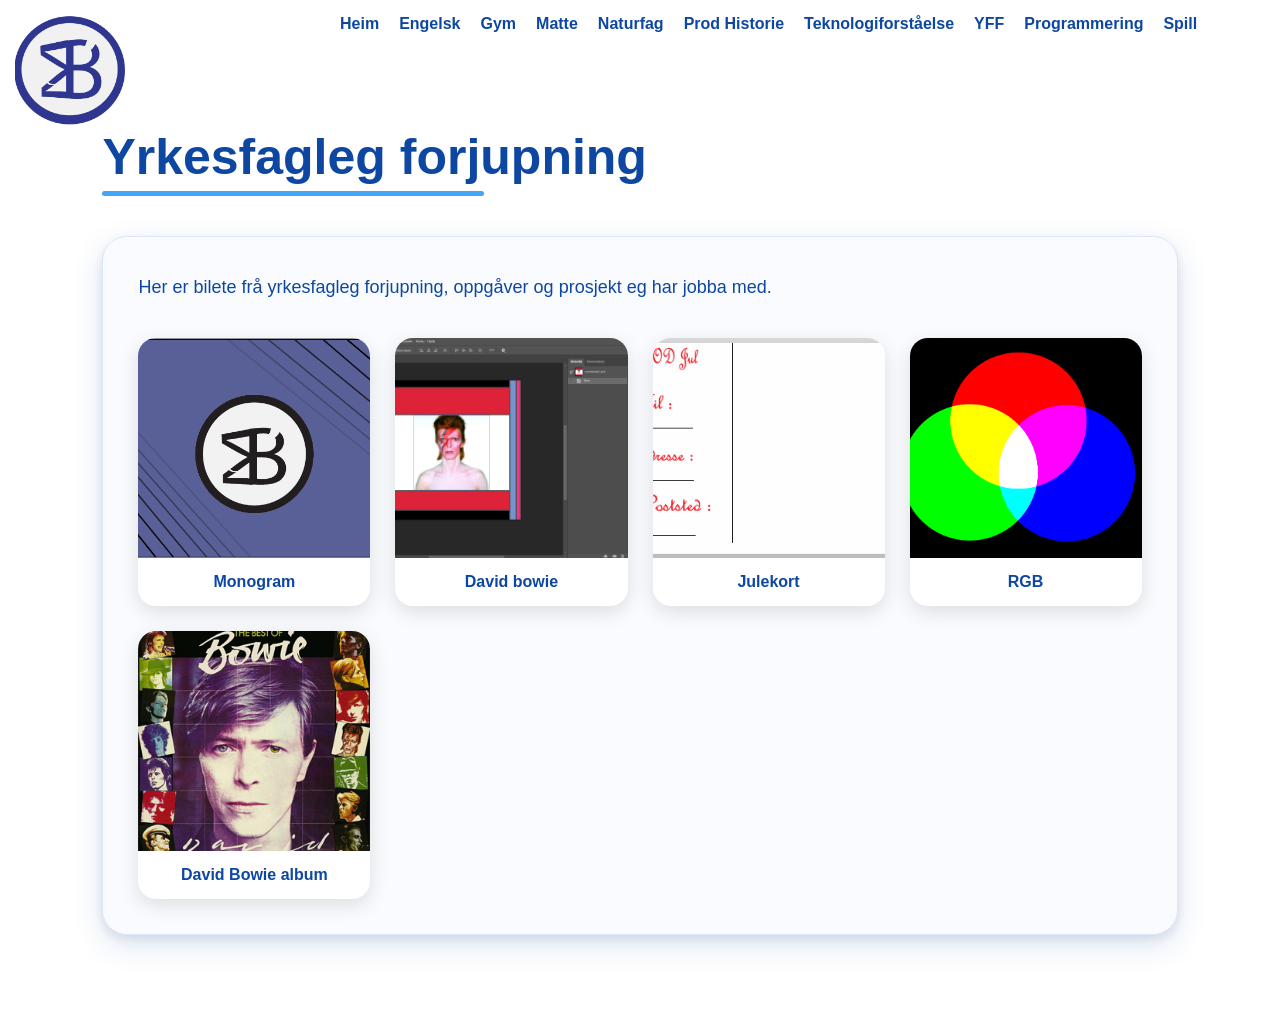
<file: WPortofølje/Yff.html>
<!DOCTYPE html>
<html lang="nn">
<head>
  <meta charset="UTF-8">
  <meta name="viewport" content="width=device-width, initial-scale=1.0">
  <title>Yff</title>
  <link rel="stylesheet" href="yff.css">
</head>
<body>

  <!-- NAVBAR -->

  <nav>

  <div class="floating-logo">
    <a href="index.html">
      <img src="logo.png" alt="Logo">
    </a>
  </div>

  <ul>
    <li><a href="index.html">Heim</a></li>
    <li><a href="Engelsk.html">Engelsk</a></li>
    <li><a href="Gym.html">Gym</a></li>
    <li><a href="Matte.html">Matte</a></li>
    <li><a href="Naturfag.html">Naturfag</a></li>
    <li><a href="Prod-historie.html">Prod Historie</a></li>
    <li><a href="Teknologiforståelse.html">Teknologiforståelse</a></li>
    <li><a href="Yff.html">YFF</a></li>
    <li><a href="Konseptutvikling-programmering.html">Programmering</a></li>
    <li><a href="Spill.html">Spill</a></li>
  </ul>

</nav>

  <!-- PAGE -->

  <section class="page">

    <h1>Yrkesfagleg forjupning</h1>

    <div class="card">

      <p>
        Her er bilete frå yrkesfagleg forjupning, oppgåver og prosjekt eg har jobba med.
      </p>

      <div class="gallery">

        <div class="image-box">
          <img src="yff1.png" onclick="openImage(this.src)">
          <div class="image-text">
            Monogram
          </div>
        </div>

        <div class="image-box">
          <img src="Yff2.png" onclick="openImage(this.src)">
          <div class="image-text">
            David bowie
          </div>
        </div>

        <div class="image-box">
          <img src="Yff3.png" onclick="openImage(this.src)">
          <div class="image-text">
            Julekort
          </div>
        </div>

        <div class="image-box">
          <img src="Yff4.png" onclick="openImage(this.src)">
          <div class="image-text">
            RGB
          </div>
        </div>

        <div class="image-box">
          <img src="Yff5.jpg" onclick="openImage(this.src)">
          <div class="image-text">
            David Bowie album
          </div>
        </div>

               <div class="fullscreen" id="fullscreen" onclick="closeImage()">

  <img id="fullscreen-img">

  <button class="nextknapp">
    <a href="Konseptutvikling-programmering.html">
    Next
  </a>
  </button>

      <style>

  .fullscreen{
    display:none;

    position:fixed;
    top:0;
    left:0;

    width:100%;
    height:100%;

    background:rgba(0,0,0,0.9);

    justify-content:center;
    align-items:center;

    z-index:999;
  }

  .fullscreen img{
    max-width:90%;
    max-height:90%;
    border-radius:15px;
  }

  .image-box img{
    cursor:pointer;
  }

</style>

<script>

  function openImage(src){
    document.getElementById("fullscreen").style.display = "flex";
    document.getElementById("fullscreen-img").src = src;
  }

  function closeImage(){
    document.getElementById("fullscreen").style.display = "none";
  }

</script>

  </section>

</body>
</html>
</file>
<file: WPortofølje/styles.css>
*{
  margin:0;
  padding:0;
  box-sizing:border-box;
}

html{
  scroll-behavior:smooth;
}

body{
  font-family:Arial, sans-serif;
  background:#0d47a1;
  color:white;
}

/* ===== FLOATING LOGO (IKKJE NAVBAR) ===== */

.floating-logo{
  position:fixed;
  top:15px;
  left:15px;
  z-index:2000;
}

.floating-logo img{
  width:110px;
  height:110px;
  object-fit:cover;
  border-radius:15px;
  box-shadow:none;
}

/* ===== NAVBAR ===== */

nav{
  position:sticky;
  top:0;
  z-index:1000;

  background:white;
  padding:15px 40px;

  display:flex;
  justify-content:center;

  box-shadow:0 3px 15px rgba(0,0,0,0.12);
}

nav ul{
  display:flex;
  gap:20px;
  list-style:none;
  flex-wrap:wrap;
}

nav a{
  text-decoration:none;
  color:#0d47a1;
  font-weight:bold;
  transition:0.3s;
}

nav a:hover{
  color:#42a5f5;
}

/* ===== HERO ===== */

.hero{
  height:100vh;

  display:flex;
  justify-content:center;
  align-items:center;

  text-align:center;

  background:white;
  color:#0d47a1;

  padding:40px;
}

.hero-content{
  max-width:700px;
}

.hero h1{
  font-size:64px;
  margin-bottom:20px;
}

.hero p{
  font-size:22px;
  margin-bottom:30px;
  line-height:1.6;
}

.btn{
  display:inline-block;
  padding:15px 30px;
  background:#0d47a1;
  color:white;
  text-decoration:none;
  border-radius:10px;
  font-weight:bold;
  transition:0.3s;
}

.btn:hover{
  background:#1565c0;
  transform:translateY(-3px);
}

/* ===== RESPONSIVE ===== */

@media(max-width:900px){

  nav ul{
    justify-content:center;
  }

  .hero h1{
    font-size:42px;
  }

  .floating-logo img{
    width:80px;
    height:80px;
  }
}
</file>
<file: WPortofølje/eng.css>
*{
  margin:0;
  padding:0;
  box-sizing:border-box;
}

body{
  font-family:Arial, sans-serif;
  background:#0d47a1;
  color:#0d47a1;
}

/* FLOATING LOGO */

.floating-logo{
  position:fixed;
  top:15px;
  left:15px;
  z-index:2000;
}

.floating-logo img{
  width:110px;
  height:110px;
  object-fit:cover;
  border-radius:15px;
  box-shadow:none;
}

/* NAVBAR */

nav{
  background:white;
  padding:15px 40px;

  display:flex;
  justify-content:space-between;
  align-items:center;

  flex-wrap:nowrap; /* STOPPAR at navbar bryt ned */

  box-shadow:0 3px 15px rgba(0,0,0,0.12);

  position:sticky;
  top:0;
  z-index:1000;
}

/* MENY */

nav ul{
  display:flex;
  gap:20px;
  list-style:none;

  flex-wrap:nowrap; /* viktig fix */
  white-space:nowrap;

  margin-left:300px; /* skyv meny til høgre */
}

nav a{
  text-decoration:none;
  color:#0d47a1;
  font-weight:bold;
  transition:0.3s;
}

nav a:hover{
  color:#42a5f5;
}

/* PAGE */

.page{
  min-height:100vh;
  padding:80px 8%;
  background:white;
}

h1{
  font-size:50px;
  margin-bottom:50px;
  position:relative;
  display:inline-block;
}

h1::after{
  content:"";
  width:70%;
  height:5px;
  background:#42a5f5;

  position:absolute;
  left:0;
  bottom:-10px;

  border-radius:10px;
}

/* CARD */

.card{
  background:#f9fbff;
  padding:35px;
  border-radius:25px;

  border:1px solid #dbe7ff;

  box-shadow:
  0 10px 30px rgba(13,71,161,0.15),
  0 4px 10px rgba(0,0,0,0.08);
}

.card p{
  font-size:18px;
  line-height:1.7;
  margin-bottom:35px;
}

/* GALLERY */

.gallery{
  display:grid;

  grid-template-columns:
  repeat(auto-fit, minmax(220px, 1fr));

  gap:25px;
}

.image-box{
  background:white;
  border-radius:18px;
  overflow:hidden;

  box-shadow:0 6px 20px rgba(0,0,0,0.12);

  transition:0.3s;
}

.image-box:hover{
  transform:translateY(-5px);
}

.image-box img{
  width:100%;
  height:220px;
  object-fit:cover;
  display:block;
}

.image-text{
  padding:15px;
  font-size:16px;
  text-align:center;
  color:#0d47a1;
  font-weight:bold;
}

/* MOBILE */

@media(max-width:900px){

  nav{
    flex-direction:column;
    gap:15px;
  }

  nav ul{
    justify-content:center;
    margin-left:0;
  }

  .page{
    padding:60px 5%;
  }

  h1{
    font-size:38px;
  }

  .floating-logo img{
    width:80px;
    height:80px;
  }
}

.nextknapp{
    position:fixed;
    bottom:25px;
    right:25px;

    background:linear-gradient(135deg,#2196f3,#0d47a1);
    color:white;

    border:none;
    border-radius:18px;

    padding:14px 30px;

    font-size:17px;
    font-weight:bold;

    cursor:pointer;

    box-shadow:
    0 8px 20px rgba(13,71,161,0.35),
    0 4px 10px rgba(0,0,0,0.2);

    transition:
    transform 0.2s ease,
    box-shadow 0.2s ease,
    background 0.3s ease;

    z-index:2000;
}

.nextknapp:hover{
    transform:translateY(-3px);

    box-shadow:
    0 12px 25px rgba(13,71,161,0.45),
    0 6px 14px rgba(0,0,0,0.25);

    background:linear-gradient(135deg,#1c7ece,#1565c0);
}

.nextknapp:active{
    transform:scale(0.96);
}
</file>
<file: WPortofølje/gym.css>
*{
  margin:0;
  padding:0;
  box-sizing:border-box;
}

body{
  font-family:Arial, sans-serif;
  background:#0d47a1;
  color:#0d47a1;
}

/* FLOATING LOGO */

.floating-logo{
  position:fixed;
  top:15px;
  left:15px;
  z-index:2000;
}

.floating-logo img{
  width:110px;
  height:110px;
  object-fit:cover;
  border-radius:15px;
  box-shadow:none;
}

/* NAVBAR */

nav{
  background:white;
  padding:15px 40px;

  display:flex;
  justify-content:space-between;
  align-items:center;

  flex-wrap:nowrap; /* STOPPAR at navbar bryt ned */

  box-shadow:0 3px 15px rgba(0,0,0,0.12);

  position:sticky;
  top:0;
  z-index:1000;
}

/* MENY */

nav ul{
  display:flex;
  gap:20px;
  list-style:none;

  flex-wrap:nowrap; /* viktig fix */
  white-space:nowrap;

  margin-left:300px; /* skyv meny til høgre */
}

nav a{
  text-decoration:none;
  color:#0d47a1;
  font-weight:bold;
  transition:0.3s;
}

nav a:hover{
  color:#42a5f5;
}

/* PAGE */

.page{
  min-height:100vh;
  padding:80px 8%;
  background:white;
}

h1{
  font-size:50px;
  margin-bottom:50px;
  position:relative;
  display:inline-block;
}

h1::after{
  content:"";
  width:70%;
  height:5px;
  background:#42a5f5;

  position:absolute;
  left:0;
  bottom:-10px;

  border-radius:10px;
}

/* CARD */

.card{
  background:#f9fbff;
  padding:35px;
  border-radius:25px;

  border:1px solid #dbe7ff;

  box-shadow:
  0 10px 30px rgba(13,71,161,0.15),
  0 4px 10px rgba(0,0,0,0.08);
}

.card p{
  font-size:18px;
  line-height:1.7;
  margin-bottom:35px;
}

/* GALLERY */

.gallery{
  display:grid;

  grid-template-columns:
  repeat(auto-fit, minmax(220px, 1fr));

  gap:25px;
}

.image-box{
  background:white;
  border-radius:18px;
  overflow:hidden;

  box-shadow:0 6px 20px rgba(0,0,0,0.12);

  transition:0.3s;
}

.image-box:hover{
  transform:translateY(-5px);
}

.image-box img{
  width:100%;
  height:220px;
  object-fit:cover;
  display:block;
}

.image-text{
  padding:15px;
  font-size:16px;
  text-align:center;
  color:#0d47a1;
  font-weight:bold;
}

/* MOBILE */

@media(max-width:900px){

  nav{
    flex-direction:column;
    gap:15px;
  }

  nav ul{
    justify-content:center;
    margin-left:0;
  }

  .page{
    padding:60px 5%;
  }

  h1{
    font-size:38px;
  }

  .floating-logo img{
    width:80px;
    height:80px;
  }
}

.nextknapp{
    position:fixed;
    bottom:25px;
    right:25px;

    background:linear-gradient(135deg,#2196f3,#0d47a1);
    color:white;

    border:none;
    border-radius:18px;

    padding:14px 30px;

    font-size:17px;
    font-weight:bold;

    cursor:pointer;

    box-shadow:
    0 8px 20px rgba(13,71,161,0.35),
    0 4px 10px rgba(0,0,0,0.2);

    transition:
    transform 0.2s ease,
    box-shadow 0.2s ease,
    background 0.3s ease;

    z-index:2000;
}

.nextknapp:hover{
    transform:translateY(-3px);

    box-shadow:
    0 12px 25px rgba(13,71,161,0.45),
    0 6px 14px rgba(0,0,0,0.25);

    background:linear-gradient(135deg,#1c7ece,#1565c0);
}

.nextknapp:active{
    transform:scale(0.96);
}
</file>
<file: WPortofølje/prog.css>
*{
      margin:0;
      padding:0;
      box-sizing:border-box;
    }

    body{
      font-family:Arial, sans-serif;
      background:#0d47a1;
      color:#0d47a1;
    }

    .floating-logo{
  position:fixed;
  top:15px;
  left:15px;
  z-index:2000;
}

.floating-logo img{
  width:110px;
  height:110px;
  object-fit:cover;
  border-radius:15px;
  box-shadow:none;
}

    /* NAVBAR */

    nav{
      background:white;
      padding:15px 40px;

      display:flex;
      justify-content:space-between;
      align-items:center;
      flex-wrap:wrap;

      box-shadow:0 3px 15px rgba(0,0,0,0.12);
    }

    .logo{
      font-size:24px;
      font-weight:bold;
      color:#0d47a1;
    }

    nav ul{
      display:flex;
      gap:20px;
      list-style:none;
      flex-wrap:wrap;
      margin-left: 300px;
    }

    nav a{
      text-decoration:none;
      color:#0d47a1;
      font-weight:bold;
      transition:0.3s;
    }

    nav a:hover{
      color:#42a5f5;
    }

    /* PAGE */

    .page{
      min-height:100vh;
      padding:80px 8%;
      background:white;
    }

    h1{
      font-size:50px;
      margin-bottom:50px;
      position:relative;
      display:inline-block;
    }

    h1::after{
      content:"";
      width:70%;
      height:5px;

      background:#42a5f5;

      position:absolute;
      left:0;
      bottom:-10px;

      border-radius:10px;
    }

    /* CARD */

    .card{
      background:#f9fbff;
      padding:35px;
      border-radius:25px;

      border:1px solid #dbe7ff;

      box-shadow:
      0 10px 30px rgba(13,71,161,0.15),
      0 4px 10px rgba(0,0,0,0.08);
    }

    .card p{
      font-size:18px;
      line-height:1.7;
      margin-bottom:35px;
    }

    /* GALLERY */

    .gallery{
      display:grid;

      grid-template-columns:
      repeat(auto-fit, minmax(220px, 1fr));

      gap:25px;
    }

    .image-box{
      background:white;
      border-radius:18px;
      overflow:hidden;

      box-shadow:
      0 6px 20px rgba(0,0,0,0.12);

      transition:0.3s;
    }

    .image-box:hover{
      transform:translateY(-5px);
    }

    .image-box img{
      width:100%;
      height:220px;

      object-fit:cover;
      display:block;
    }

    .image-text{
      padding:15px;
      font-size:16px;
      text-align:center;
      color:#0d47a1;
      font-weight:bold;
    }

    /* MOBILE */

    @media(max-width:900px){

      nav{
        flex-direction:column;
        gap:15px;
      }

      nav ul{
        justify-content:center;
      }

      .page{
        padding:60px 5%;
      }

      h1{
        font-size:38px;
      }

    }

    .nextknapp{
    position:fixed;
    bottom:25px;
    right:25px;

    background:linear-gradient(135deg,#2196f3,#0d47a1);
    color:white;

    border:none;
    border-radius:18px;

    padding:14px 30px;

    font-size:17px;
    font-weight:bold;

    cursor:pointer;

    box-shadow:
    0 8px 20px rgba(13,71,161,0.35),
    0 4px 10px rgba(0,0,0,0.2);

    transition:
    transform 0.2s ease,
    box-shadow 0.2s ease,
    background 0.3s ease;

    z-index:2000;
}

.nextknapp:hover{
    transform:translateY(-3px);

    box-shadow:
    0 12px 25px rgba(13,71,161,0.45),
    0 6px 14px rgba(0,0,0,0.25);

    background:linear-gradient(135deg,#1c7ece,#1565c0);
}

.nextknapp:active{
    transform:scale(0.96);
}
</file>
<file: WPortofølje/mat.css>
*{
  margin:0;
  padding:0;
  box-sizing:border-box;
}

body{
  font-family:Arial, sans-serif;
  background:#0d47a1;
  color:#0d47a1;
}

/* FLOATING LOGO */

.floating-logo{
  position:fixed;
  top:15px;
  left:15px;
  z-index:2000;
}

.floating-logo img{
  width:110px;
  height:110px;
  object-fit:cover;
  border-radius:15px;
  box-shadow:none;
}

/* NAVBAR */

nav{
  background:white;
  padding:15px 40px;

  display:flex;
  justify-content:space-between;
  align-items:center;

  flex-wrap:nowrap; /* STOPPAR at navbar bryt ned */

  box-shadow:0 3px 15px rgba(0,0,0,0.12);

  position:sticky;
  top:0;
  z-index:1000;
}

/* MENY */

nav ul{
  display:flex;
  gap:20px;
  list-style:none;

  flex-wrap:nowrap; /* viktig fix */
  white-space:nowrap;

  margin-left:300px; /* skyv meny til høgre */
}

nav a{
  text-decoration:none;
  color:#0d47a1;
  font-weight:bold;
  transition:0.3s;
}

nav a:hover{
  color:#42a5f5;
}

/* PAGE */

.page{
  min-height:100vh;
  padding:80px 8%;
  background:white;
}

h1{
  font-size:50px;
  margin-bottom:50px;
  position:relative;
  display:inline-block;
}

h1::after{
  content:"";
  width:70%;
  height:5px;
  background:#42a5f5;

  position:absolute;
  left:0;
  bottom:-10px;

  border-radius:10px;
}

/* CARD */

.card{
  background:#f9fbff;
  padding:35px;
  border-radius:25px;

  border:1px solid #dbe7ff;

  box-shadow:
  0 10px 30px rgba(13,71,161,0.15),
  0 4px 10px rgba(0,0,0,0.08);
}

.card p{
  font-size:18px;
  line-height:1.7;
  margin-bottom:35px;
}

/* GALLERY */

.gallery{
  display:grid;

  grid-template-columns:
  repeat(auto-fit, minmax(220px, 1fr));

  gap:25px;
}

.image-box{
  background:white;
  border-radius:18px;
  overflow:hidden;

  box-shadow:0 6px 20px rgba(0,0,0,0.12);

  transition:0.3s;
}

.image-box:hover{
  transform:translateY(-5px);
}

.image-box img{
  width:100%;
  height:220px;
  object-fit:cover;
  display:block;
}

.image-text{
  padding:15px;
  font-size:16px;
  text-align:center;
  color:#0d47a1;
  font-weight:bold;
}

/* MOBILE */

@media(max-width:900px){

  nav{
    flex-direction:column;
    gap:15px;
  }

  nav ul{
    justify-content:center;
    margin-left:0;
  }

  .page{
    padding:60px 5%;
  }

  h1{
    font-size:38px;
  }

  .floating-logo img{
    width:80px;
    height:80px;
  }
}

.nextknapp{
    position:fixed;
    bottom:25px;
    right:25px;

    background:linear-gradient(135deg,#2196f3,#0d47a1);
    color:white;

    text-decoration:none;

    border:none;
    outline:none;

    border-radius:18px;
    padding:14px 30px;

    font-size:17px;
    font-weight:bold;

    cursor:pointer;

    display:flex;
    align-items:center;
    justify-content:center;

    z-index:9999;

    box-shadow:
    0 8px 20px rgba(13,71,161,0.35),
    0 4px 10px rgba(0,0,0,0.2);

    transition:
    transform 0.2s ease,
    background 0.3s ease;
}

.nextknapp:hover{
    background:linear-gradient(135deg,#42a5f5,#1565c0);
}

.nextknapp:active{
    transform:scale(0.97);
}

.nextknapp:focus{
    outline:none;
    color:white;
}
</file>
<file: WPortofølje/nat.css>
*{
      margin:0;
      padding:0;
      box-sizing:border-box;
    }

    body{
      font-family:Arial, sans-serif;
      background:#0d47a1;
      color:#0d47a1;
    }

    .floating-logo{
  position:fixed;
  top:15px;
  left:15px;
  z-index:2000;
}

.floating-logo img{
  width:110px;
  height:110px;
  object-fit:cover;
  border-radius:15px;
  box-shadow:none;
}

    /* NAVBAR */

    nav{
      background:white;
      padding:15px 40px;

      display:flex;
      justify-content:space-between;
      align-items:center;
      flex-wrap:wrap;

      box-shadow:0 3px 15px rgba(0,0,0,0.12);
    }

    .logo{
      font-size:24px;
      font-weight:bold;
      color:#0d47a1;
    }

    nav ul{
      display:flex;
      gap:20px;
      list-style:none;
      flex-wrap:wrap;
      margin-left: 300px;
    }

    nav a{
      text-decoration:none;
      color:#0d47a1;
      font-weight:bold;
      transition:0.3s;
    }

    nav a:hover{
      color:#42a5f5;
    }

    /* PAGE */

    .page{
      min-height:100vh;
      padding:80px 8%;
      background:white;
    }

    h1{
      font-size:50px;
      margin-bottom:50px;
      position:relative;
      display:inline-block;
    }

    h1::after{
      content:"";
      width:70%;
      height:5px;

      background:#42a5f5;

      position:absolute;
      left:0;
      bottom:-10px;

      border-radius:10px;
    }

    /* CARD */

    .card{
      background:#f9fbff;
      padding:35px;
      border-radius:25px;

      border:1px solid #dbe7ff;

      box-shadow:
      0 10px 30px rgba(13,71,161,0.15),
      0 4px 10px rgba(0,0,0,0.08);
    }

    .card p{
      font-size:18px;
      line-height:1.7;
      margin-bottom:35px;
    }

    /* GALLERY */

    .gallery{
      display:grid;

      grid-template-columns:
      repeat(auto-fit, minmax(220px, 1fr));

      gap:25px;
    }

    .image-box{
      background:white;
      border-radius:18px;
      overflow:hidden;

      box-shadow:
      0 6px 20px rgba(0,0,0,0.12);

      transition:0.3s;
    }

    .image-box:hover{
      transform:translateY(-5px);
    }

    .image-box img{
      width:100%;
      height:220px;

      object-fit:cover;
      display:block;
    }

    .image-text{
      padding:15px;
      font-size:16px;
      text-align:center;
      color:#0d47a1;
      font-weight:bold;
    }

    /* MOBILE */

    @media(max-width:900px){

      nav{
        flex-direction:column;
        gap:15px;
      }

      nav ul{
        justify-content:center;
      }

      .page{
        padding:60px 5%;
      }

      h1{
        font-size:38px;
      }

    }


.nextknapp{
    position:fixed;
    bottom:25px;
    right:25px;

    background:linear-gradient(135deg,#2196f3,#0d47a1);
    color:white;

    border:none;
    border-radius:18px;

    padding:14px 30px;

    font-size:17px;
    font-weight:bold;

    cursor:pointer;

    box-shadow:
    0 8px 20px rgba(13,71,161,0.35),
    0 4px 10px rgba(0,0,0,0.2);

    transition:
    transform 0.2s ease,
    box-shadow 0.2s ease,
    background 0.3s ease;

    z-index:2000;
}

.nextknapp:hover{
    transform:translateY(-3px);

    box-shadow:
    0 12px 25px rgba(13,71,161,0.45),
    0 6px 14px rgba(0,0,0,0.25);

    background:linear-gradient(135deg,#1c7ece,#1565c0);
}

.nextknapp:active{
    transform:scale(0.96);
}
</file>
<file: WPortofølje/prod.css>
*{
      margin:0;
      padding:0;
      box-sizing:border-box;
    }

    body{
      font-family:Arial, sans-serif;
      background:#0d47a1;
      color:#0d47a1;
    }

    .floating-logo{
  position:fixed;
  top:15px;
  left:15px;
  z-index:2000;
}

.floating-logo img{
  width:110px;
  height:110px;
  object-fit:cover;
  border-radius:15px;
  box-shadow:none;
}

    /* NAVBAR */

    nav{
      background:white;
      padding:15px 40px;

      display:flex;
      justify-content:space-between;
      align-items:center;
      flex-wrap:wrap;

      box-shadow:0 3px 15px rgba(0,0,0,0.12);
    }

    .logo{
      font-size:24px;
      font-weight:bold;
      color:#0d47a1;
    }

    nav ul{
      display:flex;
      gap:20px;
      list-style:none;
      flex-wrap:wrap;
      margin-left: 300px;
    }

    nav a{
      text-decoration:none;
      color:#0d47a1;
      font-weight:bold;
      transition:0.3s;
    }

    nav a:hover{
      color:#42a5f5;
    }

    /* PAGE */

    .page{
      min-height:100vh;
      padding:80px 8%;
      background:white;
    }

    h1{
      font-size:50px;
      margin-bottom:50px;
      position:relative;
      display:inline-block;
    }

    h1::after{
      content:"";
      width:70%;
      height:5px;

      background:#42a5f5;

      position:absolute;
      left:0;
      bottom:-10px;

      border-radius:10px;
    }

    /* CARD */

    .card{
      background:#f9fbff;
      padding:35px;
      border-radius:25px;

      border:1px solid #dbe7ff;

      box-shadow:
      0 10px 30px rgba(13,71,161,0.15),
      0 4px 10px rgba(0,0,0,0.08);
    }

    .card p{
      font-size:18px;
      line-height:1.7;
      margin-bottom:35px;
    }

    /* GALLERY */

    .gallery{
      display:grid;

      grid-template-columns:
      repeat(auto-fit, minmax(220px, 1fr));

      gap:25px;
    }

    .image-box{
      background:white;
      border-radius:18px;
      overflow:hidden;

      box-shadow:
      0 6px 20px rgba(0,0,0,0.12);

      transition:0.3s;
    }

    .image-box:hover{
      transform:translateY(-5px);
    }

    .image-box img{
      width:100%;
      height:220px;

      object-fit:cover;
      display:block;
    }

    .image-text{
      padding:15px;
      font-size:16px;
      text-align:center;
      color:#0d47a1;
      font-weight:bold;
    }

    /* MOBILE */

    @media(max-width:900px){

      nav{
        flex-direction:column;
        gap:15px;
      }

      nav ul{
        justify-content:center;
      }

      .page{
        padding:60px 5%;
      }

      h1{
        font-size:38px;
      }

    }

.nextknapp{
    position:fixed;
    bottom:25px;
    right:25px;

    background:linear-gradient(135deg,#2196f3,#0d47a1);
    color:white;

    border:none;
    border-radius:18px;

    padding:14px 30px;

    font-size:17px;
    font-weight:bold;

    cursor:pointer;

    box-shadow:
    0 8px 20px rgba(13,71,161,0.35),
    0 4px 10px rgba(0,0,0,0.2);

    transition:
    transform 0.2s ease,
    box-shadow 0.2s ease,
    background 0.3s ease;

    z-index:2000;
}

.nextknapp:hover{
    transform:translateY(-3px);

    box-shadow:
    0 12px 25px rgba(13,71,161,0.45),
    0 6px 14px rgba(0,0,0,0.25);

    background:linear-gradient(135deg,#1c7ece,#1565c0);
}

.nextknapp:active{
    transform:scale(0.96);
}
</file>
<file: WPortofølje/spill.css>
*{
      margin:0;
      padding:0;
      box-sizing:border-box;
    }

    body{
      font-family:Arial, sans-serif;
      background:#0d47a1;
      color:#0d47a1;
    }

    .floating-logo{
  position:fixed;
  top:15px;
  left:15px;
  z-index:2000;
}

.floating-logo img{
  width:110px;
  height:110px;
  object-fit:cover;
  border-radius:15px;
  box-shadow:none;
}

    /* NAVBAR */

    nav{
      background:white;
      padding:15px 40px;

      display:flex;
      justify-content:space-between;
      align-items:center;
      flex-wrap:wrap;

      box-shadow:0 3px 15px rgba(0,0,0,0.12);
    }

    .logo{
      font-size:24px;
      font-weight:bold;
      color:#0d47a1;
    }

    nav ul{
      display:flex;
      gap:20px;
      list-style:none;
      flex-wrap:wrap;
      margin-left: 300px;
    }

    nav a{
      text-decoration:none;
      color:#0d47a1;
      font-weight:bold;
      transition:0.3s;
    }

    nav a:hover{
      color:#42a5f5;
    }

    /* PAGE */

    .page{
      min-height:100vh;
      padding:80px 8%;
      background:white;
    }

    /* HERO */

    .hero{
      display:grid;
      grid-template-columns:1fr 1fr;
      gap:40px;
      align-items:center;

      margin-bottom:60px;
    }

    .hero-text h1{
      font-size:60px;
      margin-bottom:20px;
      color:#0d47a1;
    }

    .hero-text p{
      font-size:20px;
      line-height:1.7;
      margin-bottom:30px;
    }

    .play-btn{
      display:inline-block;

      background:#0d47a1;
      color:white;

      padding:15px 30px;
      border-radius:12px;

      text-decoration:none;
      font-weight:bold;

      transition:0.3s;
    }

    .play-btn:hover{
      background:#42a5f5;
      transform:scale(1.05);
    }

    .hero img{
      width:100%;
      border-radius:25px;

      box-shadow:
      0 10px 30px rgba(13,71,161,0.2),
      0 5px 15px rgba(0,0,0,0.12);
    }

    /* INFO CARDS */

    .info-section{
      display:grid;
      grid-template-columns:
      repeat(auto-fit, minmax(250px,1fr));

      gap:25px;
      margin-bottom:60px;
    }

    .info-card{
      background:#f9fbff;
      padding:30px;
      border-radius:20px;

      border:1px solid #dbe7ff;

      box-shadow:
      0 8px 20px rgba(13,71,161,0.12);

      transition:0.3s;
    }

    .info-card:hover{
      transform:translateY(-5px);
    }

    .info-card h2{
      margin-bottom:15px;
      color:#0d47a1;
    }

    .info-card p{
      line-height:1.7;
      color:#333;
    }

    /* GALLERY */

    .gallery-title{
      font-size:40px;
      margin-bottom:30px;
      color:#0d47a1;
    }

    .gallery{
      display:grid;

      grid-template-columns:
      repeat(auto-fit, minmax(220px,1fr));

      gap:25px;
    }

    .gallery img{
      width:100%;
      height:220px;

      object-fit:cover;

      border-radius:20px;

      box-shadow:
      0 6px 18px rgba(0,0,0,0.15);

      transition:0.3s;
    }

    .gallery img:hover{
      transform:scale(1.03);
    }

    /* MOBILE */

    @media(max-width:900px){

      .hero{
        grid-template-columns:1fr;
      }

      .hero-text h1{
        font-size:45px;
      }

      nav{
        flex-direction:column;
        gap:15px;
      }

      nav ul{
        justify-content:center;
      }

      .page{
        padding:60px 5%;
      }

    }

  .nextknapp{
    position:fixed;
    bottom:25px;
    right:25px;

    background:linear-gradient(135deg,#2196f3,#0d47a1);
    color:white;

    border:none;
    border-radius:18px;

    padding:14px 30px;

    font-size:17px;
    font-weight:bold;

    cursor:pointer;

    box-shadow:
    0 8px 20px rgba(13,71,161,0.35),
    0 4px 10px rgba(0,0,0,0.2);

    transition:
    transform 0.2s ease,
    box-shadow 0.2s ease,
    background 0.3s ease;

    z-index:2000;
}

.nextknapp:hover{
    transform:translateY(-3px);

    box-shadow:
    0 12px 25px rgba(13,71,161,0.45),
    0 6px 14px rgba(0,0,0,0.25);

    background:linear-gradient(135deg,#1c7ece,#1565c0);
}

.nextknapp:active{
    transform:scale(0.96);
}
</file>
<file: WPortofølje/tek.css>
*{
      margin:0;
      padding:0;
      box-sizing:border-box;
    }

    body{
      font-family:Arial, sans-serif;
      background:#0d47a1;
      color:#0d47a1;
    }

    .floating-logo{
  position:fixed;
  top:15px;
  left:15px;
  z-index:2000;
}

.floating-logo img{
  width:110px;
  height:110px;
  object-fit:cover;
  border-radius:15px;
  box-shadow:none;
}

    /* NAVBAR */

    nav{
      background:white;
      padding:15px 40px;

      display:flex;
      justify-content:space-between;
      align-items:center;
      flex-wrap:wrap;

      box-shadow:0 3px 15px rgba(0,0,0,0.12);
    }

    .logo{
      font-size:24px;
      font-weight:bold;
      color:#0d47a1;
    }

    nav ul{
      display:flex;
      gap:20px;
      list-style:none;
      flex-wrap:wrap;
      margin-left: 300px;
    }

    nav a{
      text-decoration:none;
      color:#0d47a1;
      font-weight:bold;
      transition:0.3s;
    }

    nav a:hover{
      color:#42a5f5;
    }

    /* PAGE */

    .page{
      min-height:100vh;
      padding:80px 8%;
      background:white;
    }

    h1{
      font-size:50px;
      margin-bottom:50px;
      position:relative;
      display:inline-block;
    }

    h1::after{
      content:"";
      width:70%;
      height:5px;

      background:#42a5f5;

      position:absolute;
      left:0;
      bottom:-10px;

      border-radius:10px;
    }

    /* CARD */

    .card{
      background:#f9fbff;
      padding:35px;
      border-radius:25px;

      border:1px solid #dbe7ff;

      box-shadow:
      0 10px 30px rgba(13,71,161,0.15),
      0 4px 10px rgba(0,0,0,0.08);
    }

    .card p{
      font-size:18px;
      line-height:1.7;
      margin-bottom:35px;
    }

    /* GALLERY */

    .gallery{
      display:grid;

      grid-template-columns:
      repeat(auto-fit, minmax(220px, 1fr));

      gap:25px;
    }

    .image-box{
      background:white;
      border-radius:18px;
      overflow:hidden;

      box-shadow:
      0 6px 20px rgba(0,0,0,0.12);

      transition:0.3s;
    }

    .image-box:hover{
      transform:translateY(-5px);
    }

    .image-box img{
      width:100%;
      height:220px;

      object-fit:cover;
      display:block;
    }

    .image-text{
      padding:15px;
      font-size:16px;
      text-align:center;
      color:#0d47a1;
      font-weight:bold;
    }

    /* MOBILE */

    @media(max-width:900px){

      nav{
        flex-direction:column;
        gap:15px;
      }

      nav ul{
        justify-content:center;
      }

      .page{
        padding:60px 5%;
      }

      h1{
        font-size:38px;
      }

    }


.nextknapp{
    position:fixed;
    bottom:25px;
    right:25px;

    background:linear-gradient(135deg,#2196f3,#0d47a1);
    color:white;

    border:none;
    border-radius:18px;

    padding:14px 30px;

    font-size:17px;
    font-weight:bold;

    cursor:pointer;

    box-shadow:
    0 8px 20px rgba(13,71,161,0.35),
    0 4px 10px rgba(0,0,0,0.2);

    transition:
    transform 0.2s ease,
    box-shadow 0.2s ease,
    background 0.3s ease;

    z-index:2000;
}

.nextknapp:hover{
    transform:translateY(-3px);

    box-shadow:
    0 12px 25px rgba(13,71,161,0.45),
    0 6px 14px rgba(0,0,0,0.25);

    background:linear-gradient(135deg,#1c7ece,#1565c0);
}

.nextknapp:active{
    transform:scale(0.96);
}
</file>
<file: WPortofølje/yff.css>
*{
      margin:0;
      padding:0;
      box-sizing:border-box;
    }

    body{
      font-family:Arial, sans-serif;
      background:#0d47a1;
      color:#0d47a1;
    }

    .floating-logo{
  position:fixed;
  top:15px;
  left:15px;
  z-index:2000;
}

.floating-logo img{
  width:110px;
  height:110px;
  object-fit:cover;
  border-radius:15px;
  box-shadow:none;
}

    /* NAVBAR */

    nav{
      background:white;
      padding:15px 40px;

      display:flex;
      justify-content:space-between;
      align-items:center;
      flex-wrap:wrap;

      box-shadow:0 3px 15px rgba(0,0,0,0.12);
    }

    .logo{
      font-size:24px;
      font-weight:bold;
      color:#0d47a1;
    }

    nav ul{
      display:flex;
      gap:20px;
      list-style:none;
      flex-wrap:wrap;
      margin-left: 300px;
    }

    nav a{
      text-decoration:none;
      color:#0d47a1;
      font-weight:bold;
      transition:0.3s;
    }

    nav a:hover{
      color:#42a5f5;
    }

    /* PAGE */

    .page{
      min-height:100vh;
      padding:80px 8%;
      background:white;
    }

    h1{
      font-size:50px;
      margin-bottom:50px;
      position:relative;
      display:inline-block;
    }

    h1::after{
      content:"";
      width:70%;
      height:5px;

      background:#42a5f5;

      position:absolute;
      left:0;
      bottom:-10px;

      border-radius:10px;
    }

    /* CARD */

    .card{
      background:#f9fbff;
      padding:35px;
      border-radius:25px;

      border:1px solid #dbe7ff;

      box-shadow:
      0 10px 30px rgba(13,71,161,0.15),
      0 4px 10px rgba(0,0,0,0.08);
    }

    .card p{
      font-size:18px;
      line-height:1.7;
      margin-bottom:35px;
    }

    /* GALLERY */

    .gallery{
      display:grid;

      grid-template-columns:
      repeat(auto-fit, minmax(220px, 1fr));

      gap:25px;
    }

    .image-box{
      background:white;
      border-radius:18px;
      overflow:hidden;

      box-shadow:
      0 6px 20px rgba(0,0,0,0.12);

      transition:0.3s;
    }

    .image-box:hover{
      transform:translateY(-5px);
    }

    .image-box img{
      width:100%;
      height:220px;

      object-fit:cover;
      display:block;
    }

    .image-text{
      padding:15px;
      font-size:16px;
      text-align:center;
      color:#0d47a1;
      font-weight:bold;
    }

    /* MOBILE */

    @media(max-width:900px){

      nav{
        flex-direction:column;
        gap:15px;
      }

      nav ul{
        justify-content:center;
      }

      .page{
        padding:60px 5%;
      }

      h1{
        font-size:38px;
      }

    }


.nextknapp{
    position:fixed;
    bottom:25px;
    right:25px;

    background:linear-gradient(135deg,#2196f3,#0d47a1);
    color:white;

    border:none;
    border-radius:18px;

    padding:14px 30px;

    font-size:17px;
    font-weight:bold;

    cursor:pointer;

    box-shadow:
    0 8px 20px rgba(13,71,161,0.35),
    0 4px 10px rgba(0,0,0,0.2);

    transition:
    transform 0.2s ease,
    box-shadow 0.2s ease,
    background 0.3s ease;

    z-index:2000;
}

.nextknapp:hover{
    transform:translateY(-3px);

    box-shadow:
    0 12px 25px rgba(13,71,161,0.45),
    0 6px 14px rgba(0,0,0,0.25);

    background:linear-gradient(135deg,#1c7ece,#1565c0);
}

.nextknapp:active{
    transform:scale(0.96);
}
</file>
